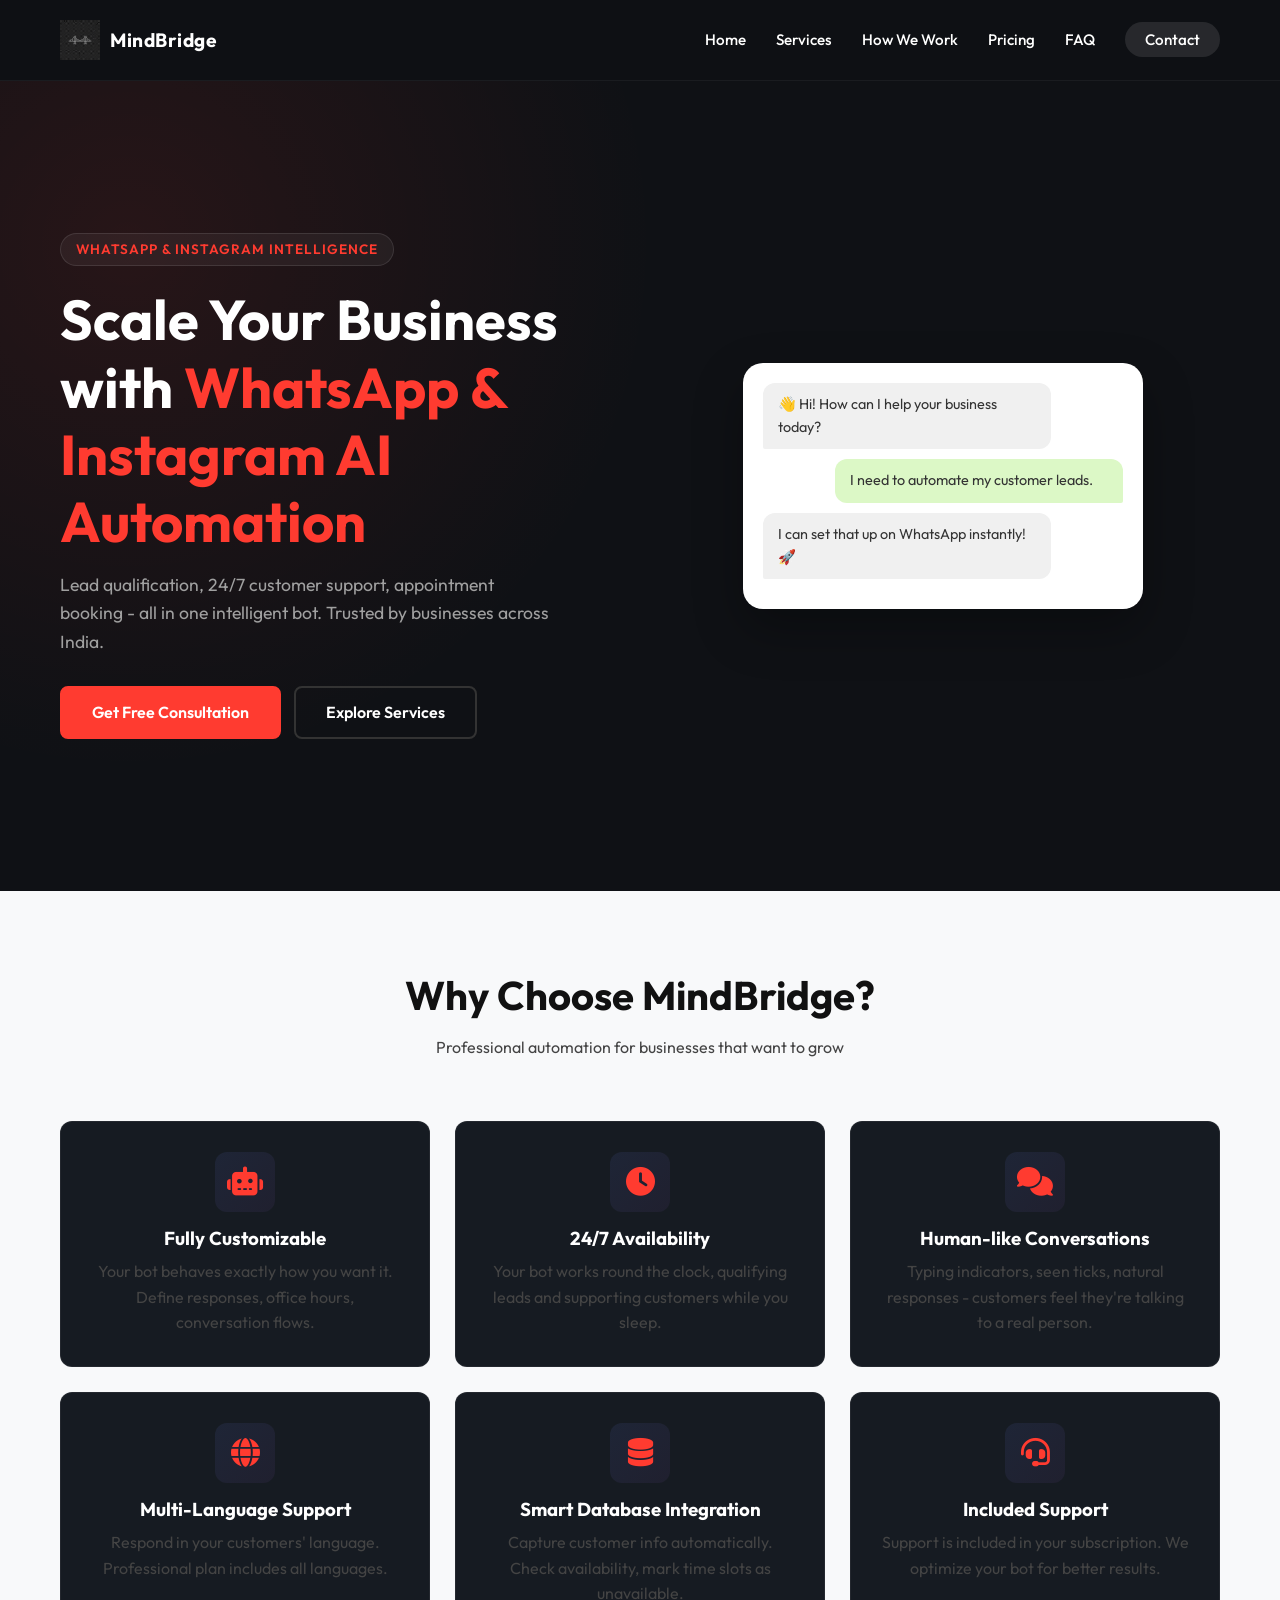
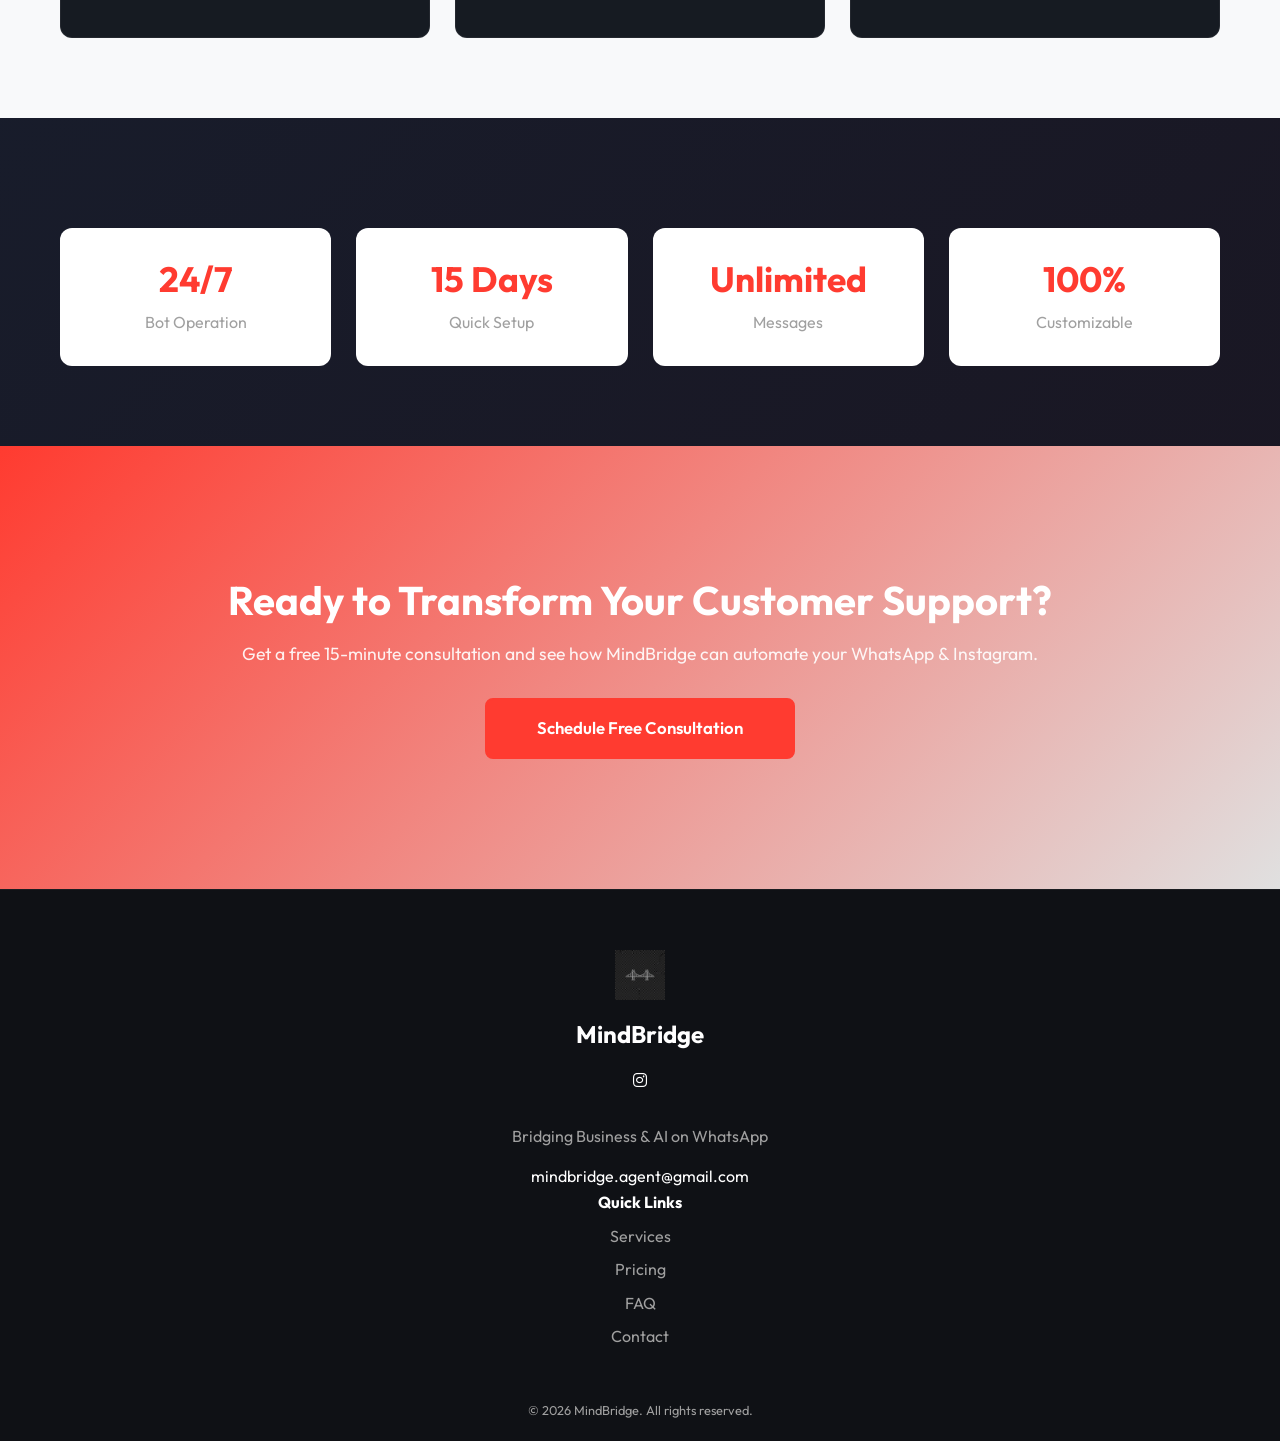
<file: index.html>
<!DOCTYPE html>
<html lang="en">

<head>
    <!-- Google tag (gtag.js) -->
    <script async src="https://www.googletagmanager.com/gtag/js?id=G-4B3KKT7Q5V"></script>
    <script>
        window.dataLayer = window.dataLayer || [];
        function gtag() { dataLayer.push(arguments); }
        gtag('js', new Date());
        gtag('config', 'G-4B3KKT7Q5V');
    </script>

    <meta charset="UTF-8">
    <meta name="viewport" content="width=device-width, initial-scale=1.0">
    <link rel="icon" type="image/png" href="./logo_new.png">
    <title>MindBridge | AI-Powered WhatsApp & Instagram Automation</title>
    <meta name="description"
        content="Scale your business with intelligent WhatsApp & Instagram AI chatbots. Lead qualification, 24/7 support, appointment booking. Free consultation for Indian businesses.">
    <meta name="robots" content="index, follow">
    <link rel="canonical" href="https://www.mindbridge.agency/" />

    <!-- Open Graph -->
    <meta property="og:type" content="website">
    <meta property="og:url" content="https://www.mindbridge.agency/">
    <meta property="og:title" content="MindBridge | WhatsApp & Instagram AI Automation">
    <meta property="og:description"
        content="AI chatbots for WhatsApp & Instagram. Lead generation, customer support, appointment booking.">

    <!-- Twitter -->
    <meta name="twitter:card" content="summary_large_image">
    <meta name="twitter:title" content="MindBridge | WhatsApp & Instagram AI Automation">
    <meta name="twitter:description"
        content="AI chatbots for WhatsApp & Instagram. Lead generation, customer support, appointment booking.">

    <!-- Schema Markup -->
    <script type="application/ld+json">
    {
      "@context": "https://schema.org",
      "@type": "Organization",
      "name": "MindBridge Agency",
      "url": "https://www.mindbridge.agency",
      "email": "mindbridge.agent@gmail.com",
      "description": "AI automation solutions for WhatsApp and Instagram"
    }
    </script>

    <!-- Fonts -->
    <link rel="preconnect" href="https://fonts.googleapis.com">
    <link rel="preconnect" href="https://fonts.gstatic.com" crossorigin>
    <link href="https://fonts.googleapis.com/css2?family=Outfit:wght@300;400;500;600;700&display=swap" rel="stylesheet">

    <!-- Styles -->
    <link rel="stylesheet" href="style.css">

    <!-- Font Awesome -->
    <link rel="stylesheet" href="https://cdnjs.cloudflare.com/ajax/libs/font-awesome/6.4.0/css/all.min.css">
</head>

<body>

    <!-- Header -->
    <header class="header">
        <div class="container header-container">
            <a href="index.html" class="logo">
                <img src="./logo_new.png" alt="MindBridge Logo" loading="lazy">
                <span>MindBridge</span>
            </a>
            <nav class="nav">
                <ul class="nav-links">
                    <li><a href="index.html">Home</a></li>
                    <li><a href="./services.html">Services</a></li>
                    <li><a href="./how-we-work.html">How We Work</a></li>
                    <li><a href="./pricing.html">Pricing</a></li>
                    <li><a href="./faq.html">FAQ</a></li>
                    <li><a href="./contact.html" class="btn-nav">Contact</a></li>
                </ul>

                <div class="hamburger">
                    <span class="bar"></span>
                    <span class="bar"></span>
                    <span class="bar"></span>
                </div>
            </nav>
        </div>
    </header>

    <!-- Mobile Menu -->
    <div class="mobile-menu">
        <a href="index.html">Home</a>
        <a href="./services.html">Services</a>
        <a href="./how-we-work.html">How We Work</a>
        <a href="./pricing.html">Pricing</a>
        <a href="./faq.html">FAQ</a>
        <a href="./contact.html">Contact</a>

    </div>

    <!-- Hero Section -->
    <section class="hero" id="home">
        <div class="container hero-content">
            <div class="hero-text">
                <div class="badge">WhatsApp & Instagram Intelligence</div>
                <h1>Scale Your Business with <span class="highlight">WhatsApp & Instagram AI Automation</span></h1>
                <p>Lead qualification, 24/7 customer support, appointment booking - all in one intelligent bot. Trusted
                    by businesses across India.</p>
                <div class="hero-cta">
                    <a href="./contact.html" class="btn btn-primary">Get Free Consultation</a>
                    <a href="./services.html" class="btn btn-secondary">Explore Services</a>
                </div>
            </div>
            <div class="hero-visual">
                <div class="chat-mockup floating">
                    <div class="message received">👋 Hi! How can I help your business today?</div>
                    <div class="message sent">I need to automate my customer leads.</div>
                    <div class="message received">I can set that up on WhatsApp instantly! 🚀</div>
                </div>
            </div>
        </div>
    </section>

    <!-- Why Choose Section -->
    <section class="section why-section">
        <div class="container">
            <div class="section-header">
                <h2>Why Choose MindBridge?</h2>
                <p>Professional automation for businesses that want to grow</p>
            </div>
            <div class="features-grid">
                <div class="feature-card">
                    <div class="icon-box"><i class="fas fa-robot"></i></div>
                    <h3>Fully Customizable</h3>
                    <p>Your bot behaves exactly how you want it. Define responses, office hours, conversation flows.</p>
                </div>
                <div class="feature-card">
                    <div class="icon-box"><i class="fas fa-clock"></i></div>
                    <h3>24/7 Availability</h3>
                    <p>Your bot works round the clock, qualifying leads and supporting customers while you sleep.</p>
                </div>
                <div class="feature-card">
                    <div class="icon-box"><i class="fas fa-comments"></i></div>
                    <h3>Human-like Conversations</h3>
                    <p>Typing indicators, seen ticks, natural responses - customers feel they're talking to a real
                        person.</p>
                </div>
                <div class="feature-card">
                    <div class="icon-box"><i class="fas fa-globe"></i></div>
                    <h3>Multi-Language Support</h3>
                    <p>Respond in your customers' language. Professional plan includes all languages.</p>
                </div>
                <div class="feature-card">
                    <div class="icon-box"><i class="fas fa-database"></i></div>
                    <h3>Smart Database Integration</h3>
                    <p>Capture customer info automatically. Check availability, mark time slots as unavailable.</p>
                </div>
                <div class="feature-card">
                    <div class="icon-box"><i class="fas fa-headset"></i></div>
                    <h3>Included Support</h3>
                    <p>Support is included in your subscription. We optimize your bot for better results.</p>
                </div>
            </div>
        </div>
    </section>

    <!-- Quick Stats -->
    <section class="section stats-section"
        style="background: linear-gradient(135deg, rgba(102, 126, 234, 0.1) 0%, rgba(118, 75, 162, 0.1) 100%);">
        <div class="container">
            <div class="stats-grid">
                <div class="stat-box">
                    <h3>24/7</h3>
                    <p>Bot Operation</p>
                </div>
                <div class="stat-box">
                    <h3>15 Days</h3>
                    <p>Quick Setup</p>
                </div>
                <div class="stat-box">
                    <h3>Unlimited</h3>
                    <p>Messages</p>
                </div>
                <div class="stat-box">
                    <h3>100%</h3>
                    <p>Customizable</p>
                </div>
            </div>
        </div>
    </section>

    <!-- CTA Section -->
    <section class="section cta-section">
        <div class="container">
            <div class="cta-box">
                <h2>Ready to Transform Your Customer Support?</h2>
                <p>Get a free 15-minute consultation and see how MindBridge can automate your WhatsApp & Instagram.</p>
                <a href="./contact.html" class="btn btn-primary btn-large">Schedule Free Consultation</a>
            </div>
        </div>
    </section>

    <!-- Footer -->
    <footer class="footer">
        <div class="container footer-content">
            <div class="footer-logo">
                <img src="./logo_new.png" alt="MindBridge Logo" loading="lazy">
                <p>MindBridge</p>
                <a href="https://www.instagram.com/mindbridge.agency" target="_blank" rel="noopener noreferrer"
                    aria-label="Instagram">
                    <i class="fab fa-instagram"></i>
                </a>
            </div>
            <div class="footer-links">
                <p class="tagline">Bridging Business & AI on WhatsApp</p>
                <a href="mailto:mindbridge.agent@gmail.com">mindbridge.agent@gmail.com</a>
            </div>
            <div class="footer-nav">
                <h4>Quick Links</h4>
                <ul>
                    <li><a href="./services.html">Services</a></li>
                    <li><a href="./pricing.html">Pricing</a></li>
                    <li><a href="./faq.html">FAQ</a></li>
                    <li><a href="./contact.html">Contact</a></li>
                </ul>
            </div>
        </div>
        <div class="container copyright">
            <p>&copy; 2026 MindBridge. All rights reserved.</p>
        </div>
    </footer>
<script src="./script.js"></script>
   
</body>

</html>
</file>
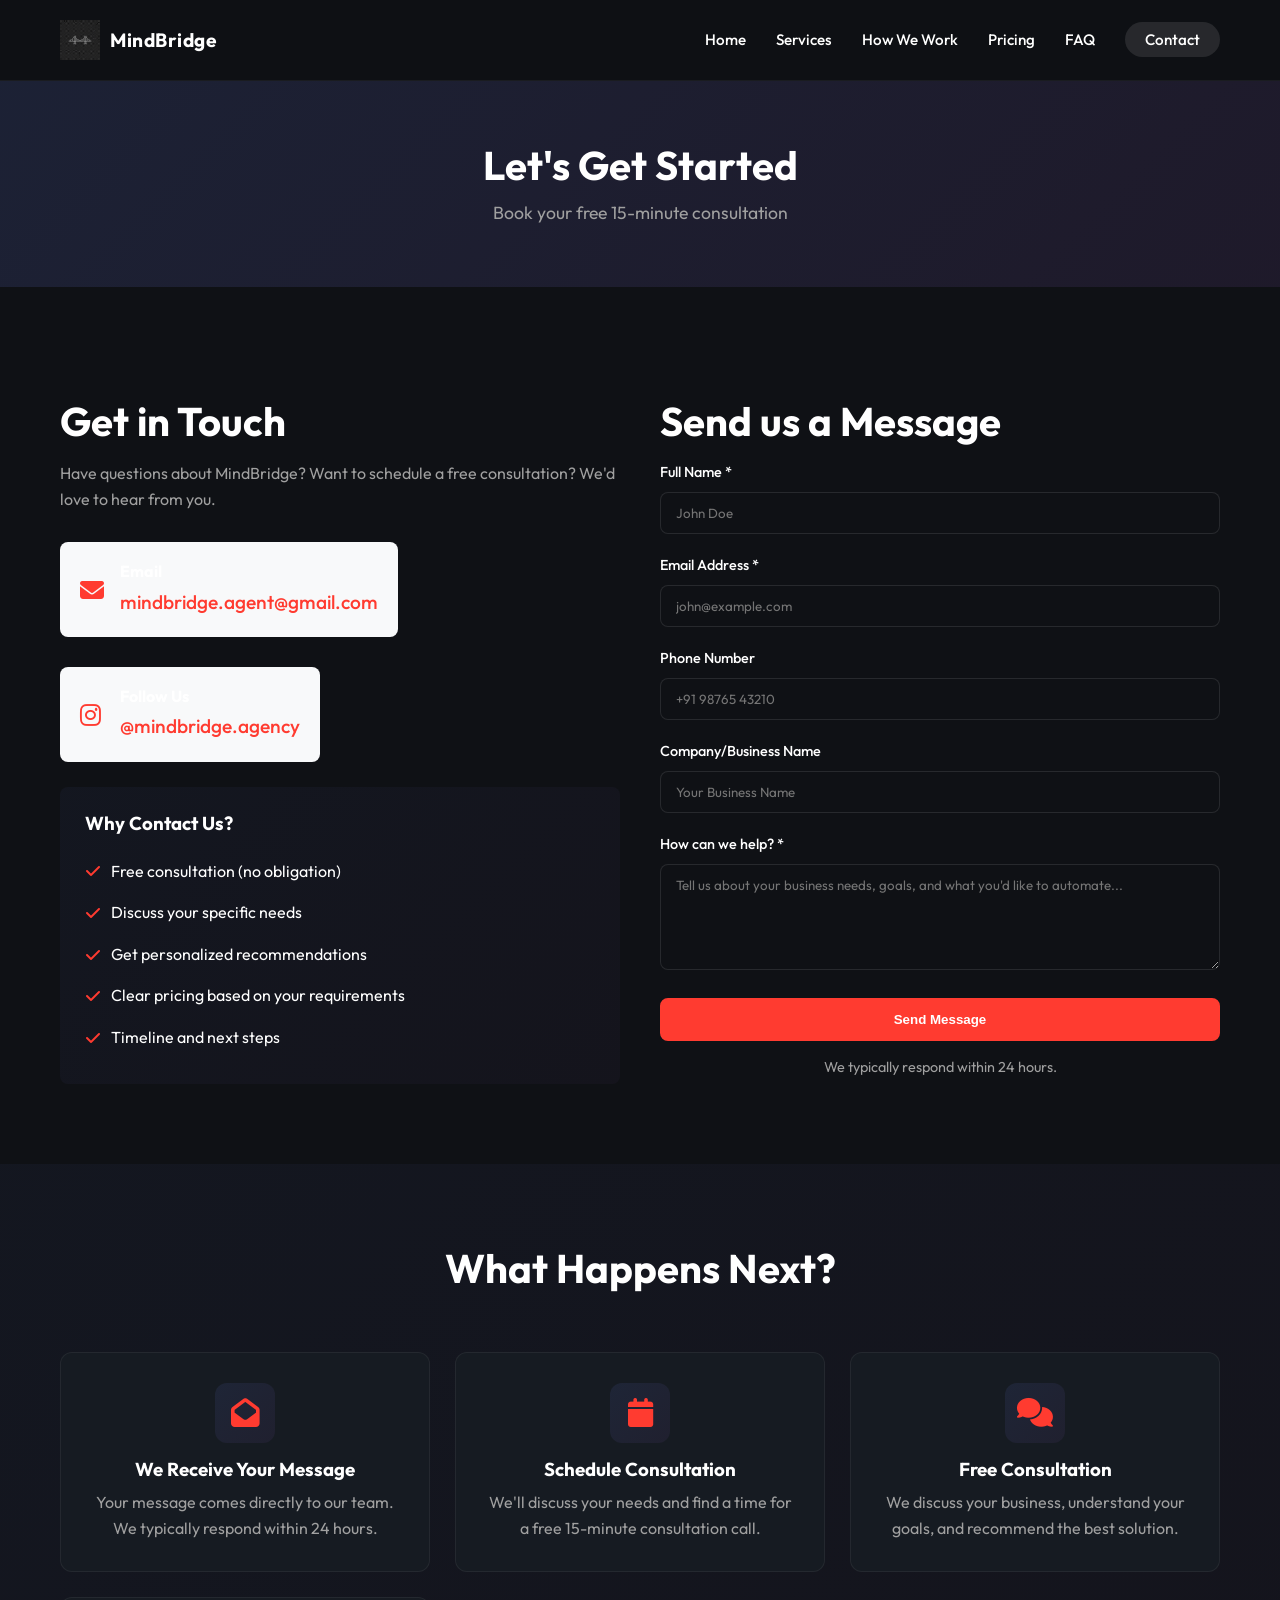
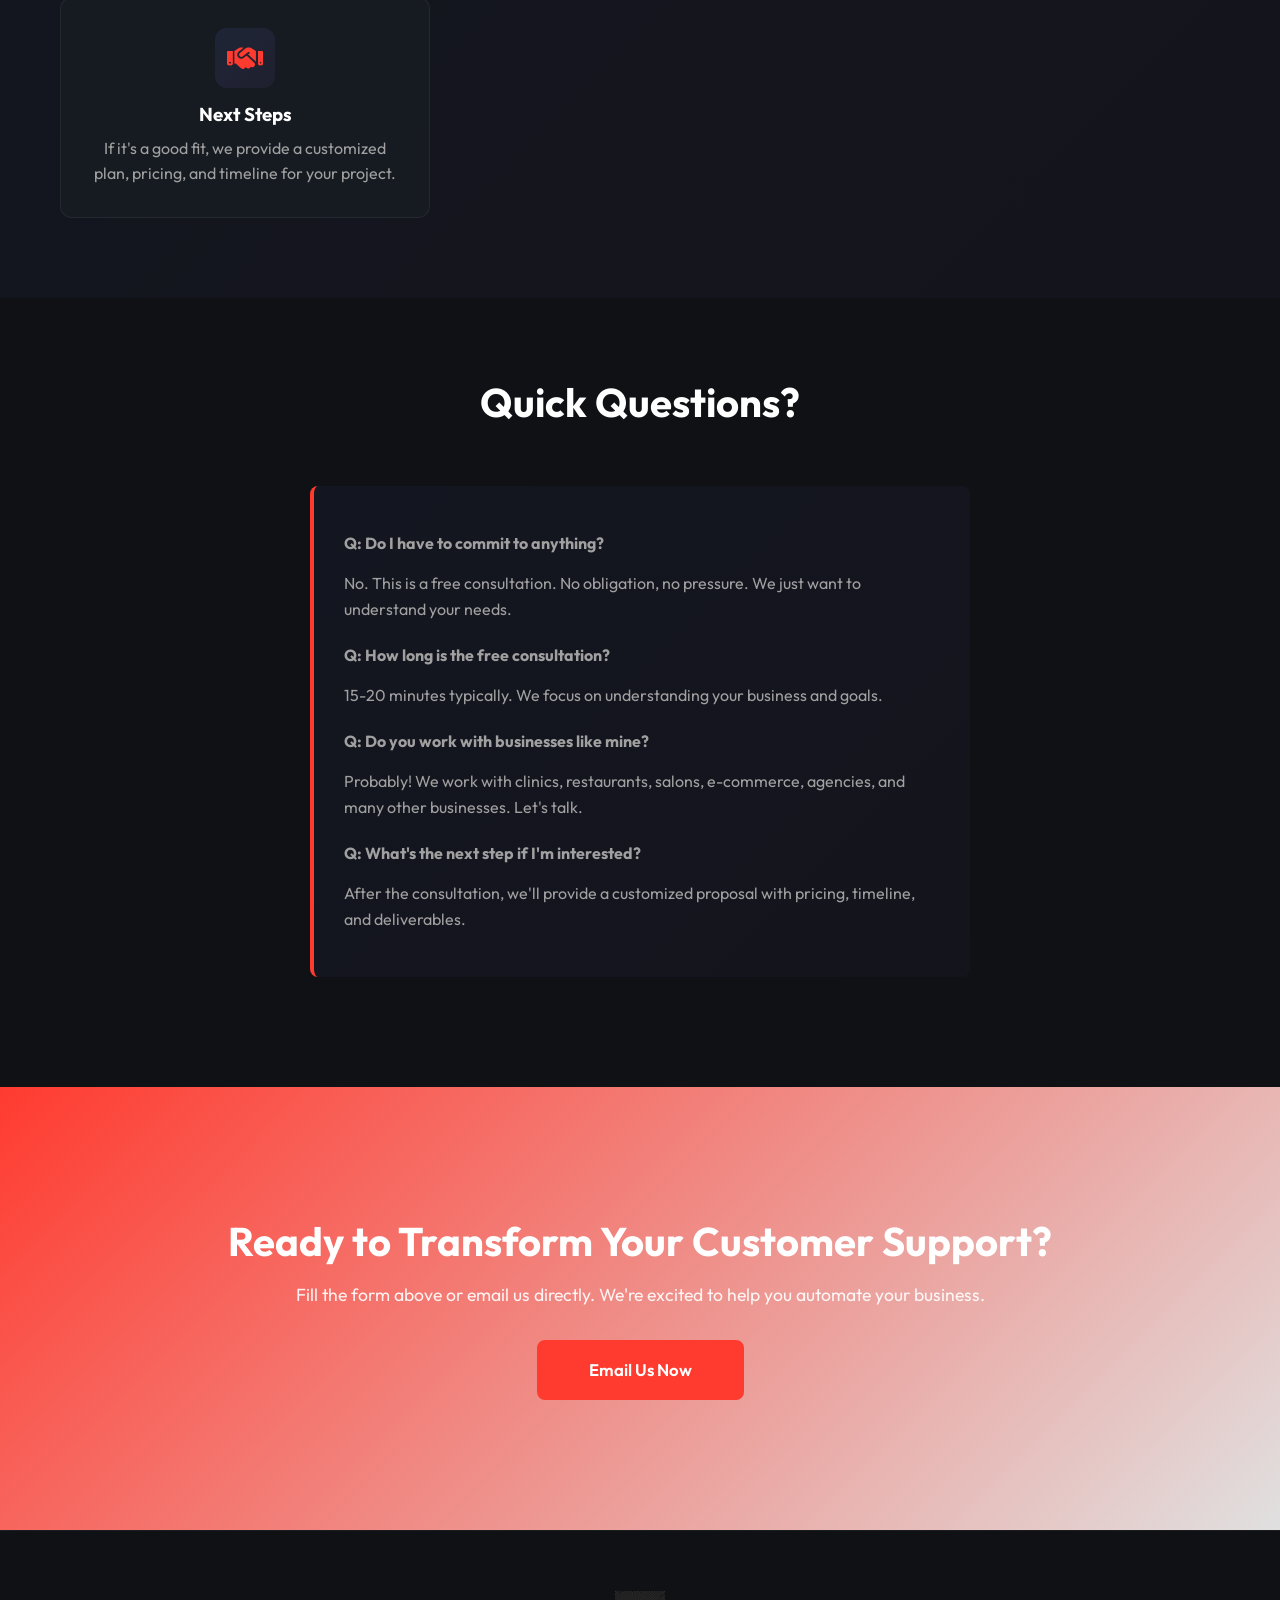
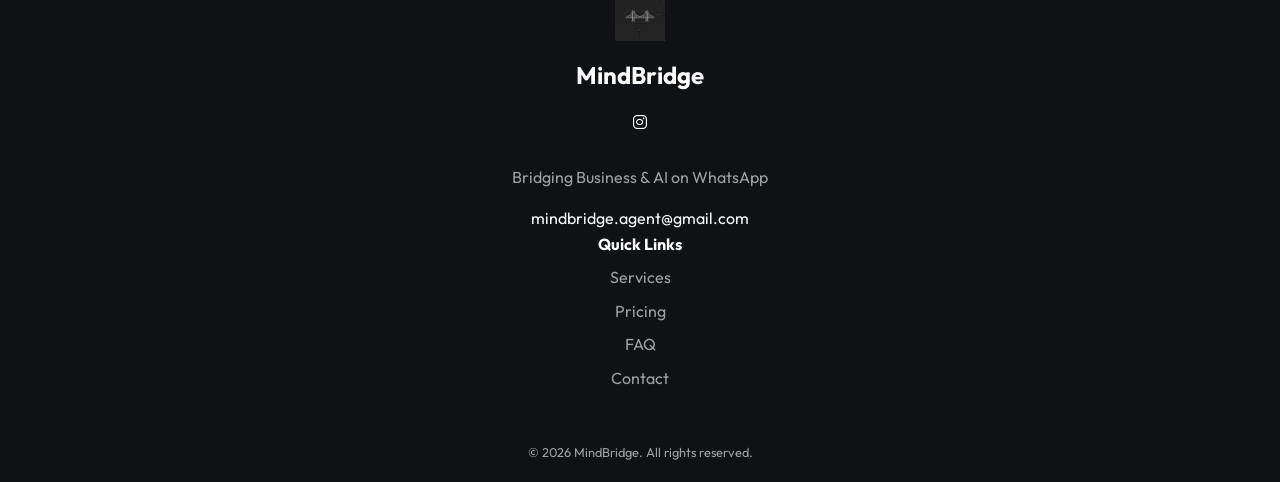
<file: contact.html>
<!DOCTYPE html>
<html lang="en">

<head>
    <meta charset="UTF-8">
    <meta name="viewport" content="width=device-width, initial-scale=1.0">
    <link rel="icon" type="image/png" href="./logo_new.png">
    <title>Contact - MindBridge | Get Free Consultation</title>
    <meta name="description"
        content="Contact MindBridge for a free consultation. Let's discuss how we can automate your WhatsApp and Instagram customer support.">
    <meta name="robots" content="index, follow">
    <link rel="canonical" href="https://www.mindbridge.agency/contact.html" />

    <link rel="preconnect" href="https://fonts.googleapis.com">
    <link rel="preconnect" href="https://fonts.gstatic.com" crossorigin>
    <link href="https://fonts.googleapis.com/css2?family=Outfit:wght@300;400;500;600;700&display=swap" rel="stylesheet">

    <link rel="stylesheet" href="style.css">
    <link rel="stylesheet" href="https://cdnjs.cloudflare.com/ajax/libs/font-awesome/6.4.0/css/all.min.css">
</head>

<body>

    <!-- Header -->
    <header class="header">
        <div class="container header-container">
            <a href="index.html" class="logo">
                <img src="logo_new.png" alt="MindBridge Logo" loading="lazy">
                <span>MindBridge</span>
            </a>
            <nav class="nav">
                <ul class="nav-links">
                    <li><a href="index.html">Home</a></li>
                    <li><a href="./services.html">Services</a></li>
                    <li><a href="./how-we-work.html">How We Work</a></li>
                    <li><a href="./pricing.html">Pricing</a></li>
                    <li><a href="./faq.html">FAQ</a></li>
                    <li><a href="./contact.html" class="btn-nav">Contact</a></li>
                </ul>

                <div class="hamburger">
                    <span class="bar"></span>
                    <span class="bar"></span>
                    <span class="bar"></span>
                </div>
            </nav>
        </div>
    </header>

    <!-- Mobile Menu -->
    <div class="mobile-menu">
        <a href="index.html">Home</a>
        <a href="./services.html">Services</a>
        <a href="./how-we-work.html">How We Work</a>
        <a href="./pricing.html">Pricing</a>
        <a href="./faq.html">FAQ</a>
        <a href="./contact.html">Contact</a>

    </div>

    <!-- Page Title -->
    <section class="page-hero">
        <div class="container">
            <h1>Let's Get Started</h1>
            <p>Book your free 15-minute consultation</p>
        </div>
    </section>

    <!-- Contact Section -->
    <section class="section">
        <div class="container">
            <div class="contact-wrapper">
                <div class="contact-info">
                    <h2>Get in Touch</h2>
                    <p>Have questions about MindBridge? Want to schedule a free consultation? We'd love to hear from
                        you.</p>

                    <div class="contact-method">
                        <i class="fas fa-envelope"></i>
                        <div>
                            <h3>Email</h3>
                            <a href="mailto:mindbridge.agent@gmail.com">mindbridge.agent@gmail.com</a>
                        </div>
                    </div>

                    <div class="contact-method">
                        <i class="fab fa-instagram"></i>
                        <div>
                            <h3>Follow Us</h3>
                            <a href="https://www.instagram.com/mindbridge.agency" target="_blank"
                                rel="noopener noreferrer">@mindbridge.agency</a>
                        </div>
                    </div>

                    <div class="contact-info-box">
                        <h3>Why Contact Us?</h3>
                        <ul>
                            <li><i class="fas fa-check"></i> Free consultation (no obligation)</li>
                            <li><i class="fas fa-check"></i> Discuss your specific needs</li>
                            <li><i class="fas fa-check"></i> Get personalized recommendations</li>
                            <li><i class="fas fa-check"></i> Clear pricing based on your requirements</li>
                            <li><i class="fas fa-check"></i> Timeline and next steps</li>
                        </ul>
                    </div>
                </div>

                <!-- Contact Form -->
                <div class="contact-form-box">
                    <h2>Send us a Message</h2>
                    <form action="https://formsubmit.co/mindbridge.agent@gmail.com" method="POST">
                        <input type="hidden" name="_subject" value="New Inquiry from MindBridge Website">
                        <input type="hidden" name="_captcha" value="false">

                        <div class="form-group">
                            <label for="name">Full Name *</label>
                            <input type="text" id="name" name="name" required placeholder="John Doe">
                        </div>

                        <div class="form-group">
                            <label for="email">Email Address *</label>
                            <input type="email" id="email" name="email" required placeholder="john@example.com">
                        </div>

                        <div class="form-group">
                            <label for="phone">Phone Number</label>
                            <input type="tel" id="phone" name="phone" placeholder="+91 98765 43210">
                        </div>

                        <div class="form-group">
                            <label for="company">Company/Business Name</label>
                            <input type="text" id="company" name="company" placeholder="Your Business Name">
                        </div>

                        <div class="form-group">
                            <label for="message">How can we help? *</label>
                            <textarea id="message" name="message" rows="5" required
                                placeholder="Tell us about your business needs, goals, and what you'd like to automate..."></textarea>
                        </div>

                        <button type="submit" class="btn btn-primary full-width">Send Message</button>
                    </form>

                    <p style="font-size: 0.9rem; color: var(--text-muted); margin-top: 15px; text-align: center;">
                        We typically respond within 24 hours.
                    </p>
                </div>
            </div>
        </div>
    </section>

    <!-- What Happens Next -->
    <section class="section"
        style="background: linear-gradient(135deg, rgba(102, 126, 234, 0.05) 0%, rgba(118, 75, 162, 0.05) 100%);">
        <div class="container">
            <div class="section-header">
                <h2>What Happens Next?</h2>
            </div>

            <div class="features-grid">
                <div class="feature-card">
                    <div class="icon-box"><i class="fas fa-envelope-open"></i></div>
                    <h3>We Receive Your Message</h3>
                    <p>Your message comes directly to our team. We typically respond within 24 hours.</p>
                </div>

                <div class="feature-card">
                    <div class="icon-box"><i class="fas fa-calendar"></i></div>
                    <h3>Schedule Consultation</h3>
                    <p>We'll discuss your needs and find a time for a free 15-minute consultation call.</p>
                </div>

                <div class="feature-card">
                    <div class="icon-box"><i class="fas fa-comments"></i></div>
                    <h3>Free Consultation</h3>
                    <p>We discuss your business, understand your goals, and recommend the best solution.</p>
                </div>

                <div class="feature-card">
                    <div class="icon-box"><i class="fas fa-handshake"></i></div>
                    <h3>Next Steps</h3>
                    <p>If it's a good fit, we provide a customized plan, pricing, and timeline for your project.</p>
                </div>
            </div>
        </div>
    </section>

    <!-- Quick Questions FAQ -->
    <section class="section">
        <div class="container" style="max-width: 700px;">
            <div class="section-header">
                <h2>Quick Questions?</h2>
            </div>

            <div class="info-box">
                <p><strong>Q: Do I have to commit to anything?</strong></p>
                <p>No. This is a free consultation. No obligation, no pressure. We just want to understand your needs.
                </p>

                <p style="margin-top: 20px;"><strong>Q: How long is the free consultation?</strong></p>
                <p>15-20 minutes typically. We focus on understanding your business and goals.</p>

                <p style="margin-top: 20px;"><strong>Q: Do you work with businesses like mine?</strong></p>
                <p>Probably! We work with clinics, restaurants, salons, e-commerce, agencies, and many other businesses.
                    Let's talk.</p>

                <p style="margin-top: 20px;"><strong>Q: What's the next step if I'm interested?</strong></p>
                <p>After the consultation, we'll provide a customized proposal with pricing, timeline, and deliverables.
                </p>
            </div>
        </div>
    </section>

    <!-- CTA -->
    <section class="section cta-section">
        <div class="container">
            <div class="cta-box">
                <h2>Ready to Transform Your Customer Support?</h2>
                <p>Fill the form above or email us directly. We're excited to help you automate your business.</p>
                <a href="mailto:mindbridge.agent@gmail.com" class="btn btn-primary btn-large">Email Us Now</a>
            </div>
        </div>
    </section>

    <!-- Footer -->
    <footer class="footer">
        <div class="container footer-content">
            <div class="footer-logo">
                <img src="./logo_new.png" alt="MindBridge Logo" loading="lazy">
                <p>MindBridge</p>
                <a href="https://www.instagram.com/mindbridge.agency" target="_blank" rel="noopener noreferrer"
                    aria-label="Instagram">
                    <i class="fab fa-instagram"></i>
                </a>
            </div>
            <div class="footer-links">
                <p class="tagline">Bridging Business & AI on WhatsApp</p>
                <a href="mailto:mindbridge.agent@gmail.com">mindbridge.agent@gmail.com</a>
            </div>
            <div class="footer-nav">
                <h4>Quick Links</h4>
                <ul>
                    <li><a href="./services.html">Services</a></li>
                    <li><a href="./pricing.html">Pricing</a></li>
                    <li><a href="./faq.html">FAQ</a></li>
                    <li><a href="./contact.html">Contact</a></li>
                </ul>
            </div>
        </div>
        <div class="container copyright">
            <p>&copy; 2026 MindBridge. All rights reserved.</p>
        </div>
    </footer>

    <script src="./script.js"></script>
</body>

</html>
</file>
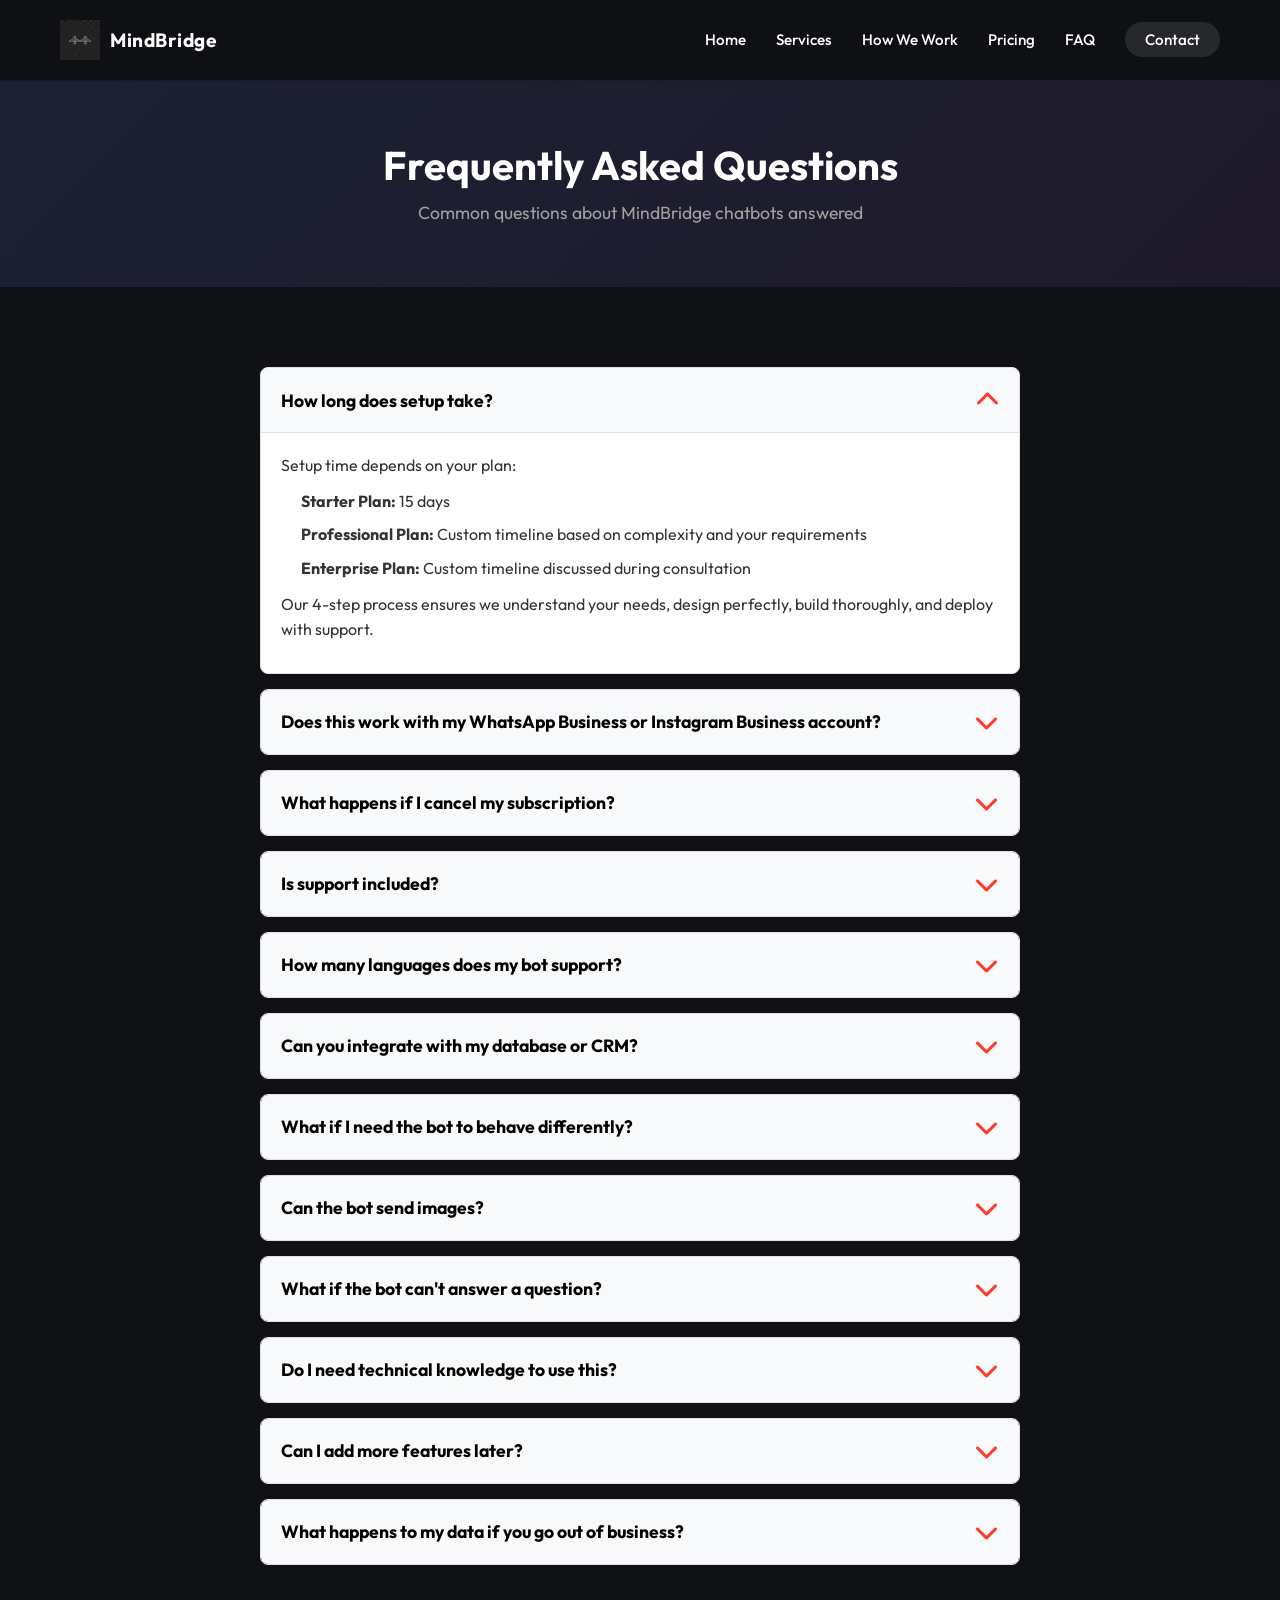
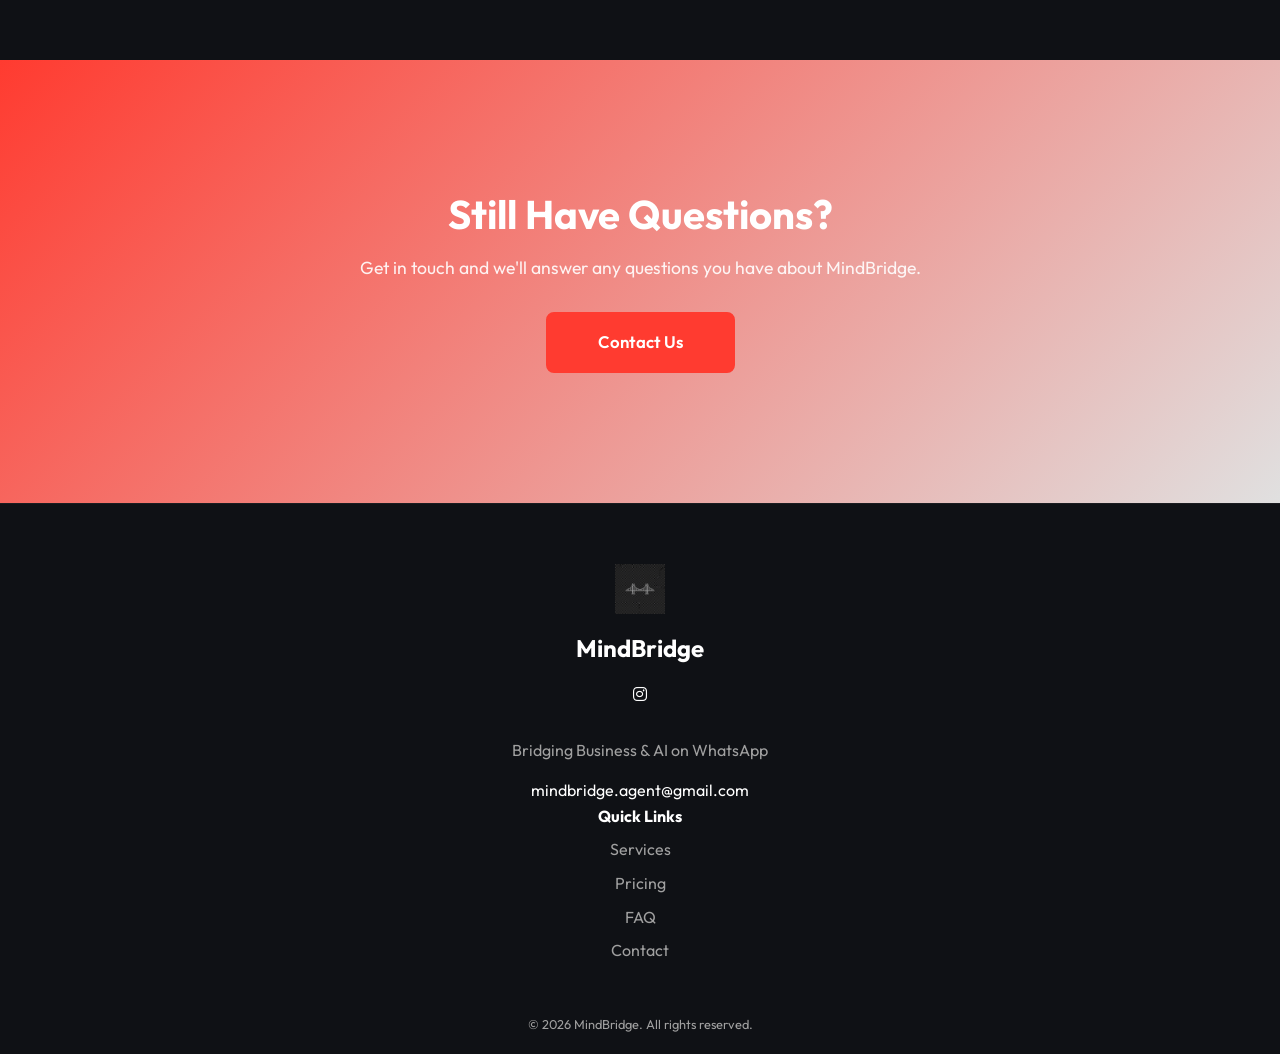
<file: faq.html>
<!DOCTYPE html>
<html lang="en">

<head>
    <meta charset="UTF-8">
    <meta name="viewport" content="width=device-width, initial-scale=1.0">
    <link rel="icon" type="image/png" href="./logo_new.png">
    <title>FAQ - MindBridge | Common Questions Answered</title>
    <meta name="description"
        content="Frequently asked questions about MindBridge chatbots: setup time, WhatsApp integration, customization, pricing, support, and more.">
    <meta name="robots" content="index, follow">
    <link rel="canonical" href="https://www.mindbridge.agency/faq.html" />

    <link rel="preconnect" href="https://fonts.googleapis.com">
    <link rel="preconnect" href="https://fonts.gstatic.com" crossorigin>
    <link href="https://fonts.googleapis.com/css2?family=Outfit:wght@300;400;500;600;700&display=swap" rel="stylesheet">

    <link rel="stylesheet" href="style.css">
    <link rel="stylesheet" href="https://cdnjs.cloudflare.com/ajax/libs/font-awesome/6.4.0/css/all.min.css">

    <style>
        .faq-item {
            background: white;
            border: 1px solid #e0e0e0;
            border-radius: 8px;
            margin-bottom: 15px;
            overflow: hidden;
        }

        .faq-question {
            padding: 20px;
            cursor: pointer;
            display: flex;
            justify-content: space-between;
            align-items: center;
            background: #f8f9fa;
            transition: background 0.3s;
        }

        .faq-question:hover {
            background: #f0f1f3;
        }

        .faq-question h3 {
            margin: 0;
            font-size: 1.1rem;
            color: var(--text-main);
        }

        .faq-icon {
            font-size: 1.5rem;
            color: var(--primary);
            transition: transform 0.3s;
        }

        .faq-item.active .faq-icon {
            transform: rotate(180deg);
        }

        .faq-answer {
            padding: 0 20px;
            max-height: 0;
            overflow: hidden;
            transition: all 0.3s ease;
        }

        .faq-item.active .faq-answer {
            max-height: 1000px;
            padding: 20px;
            border-top: 1px solid #e0e0e0;
        }

        .faq-answer p {
            margin-bottom: 10px;
            line-height: 1.6;
            color: var(--text-main);
        }

        .faq-answer ul {
            margin-left: 20px;
            margin-bottom: 10px;
        }

        .faq-answer li {
            margin-bottom: 8px;
            color: var(--text-main);
        }
    </style>
</head>

<body>

    <!-- Header -->
    <header class="header">
        <div class="container header-container">
            <a href="index.html" class="logo">
                <img src="./logo_new.png" alt="MindBridge Logo" loading="lazy">
                <span>MindBridge</span>
            </a>
            <nav class="nav">
                <ul class="nav-links">
                    <li><a href="index.html">Home</a></li>
                    <li><a href="./services.html">Services</a></li>
                    <li><a href="./how-we-work.html">How We Work</a></li>
                    <li><a href="./pricing.html">Pricing</a></li>
                    <li><a href="./faq.html">FAQ</a></li>
                    <li><a href="./contact.html" class="btn-nav">Contact</a></li>
                </ul>

                <div class="hamburger">
                    <span class="bar"></span>
                    <span class="bar"></span>
                    <span class="bar"></span>
                </div>
            </nav>
        </div>
    </header>

    <!-- Mobile Menu -->
    <div class="mobile-menu">
        <a href="index.html">Home</a>
        <a href="./services.html">Services</a>
        <a href="./how-we-work.html">How We Work</a>
        <a href="./pricing.html">Pricing</a>
        <a href="./faq.html">FAQ</a>
        <a href="./contact.html">Contact</a>

    </div>

    <!-- Page Title -->
    <section class="page-hero">
        <div class="container">
            <h1>Frequently Asked Questions</h1>
            <p>Common questions about MindBridge chatbots answered</p>
        </div>
    </section>

    <!-- FAQ Section -->
    <section class="section">
        <div class="container" style="max-width: 800px;">

            <!-- Q1 -->
            <div class="faq-item active">
                <div class="faq-question" onclick="toggleFAQ(this)">
                    <h3>How long does setup take?</h3>
                    <i class="fas fa-chevron-down faq-icon"></i>
                </div>
                <div class="faq-answer">
                    <p>Setup time depends on your plan:</p>
                    <ul>
                        <li><strong>Starter Plan:</strong> 15 days</li>
                        <li><strong>Professional Plan:</strong> Custom timeline based on complexity and your
                            requirements</li>
                        <li><strong>Enterprise Plan:</strong> Custom timeline discussed during consultation</li>
                    </ul>
                    <p>Our 4-step process ensures we understand your needs, design perfectly, build thoroughly, and
                        deploy with support.</p>
                </div>
            </div>

            <!-- Q2 -->
            <div class="faq-item">
                <div class="faq-question" onclick="toggleFAQ(this)">
                    <h3>Does this work with my WhatsApp Business or Instagram Business account?</h3>
                    <i class="fas fa-chevron-down faq-icon"></i>
                </div>
                <div class="faq-answer">
                    <p>Yes! Our bots work with any WhatsApp Business account and Instagram Business page. We handle the
                        complete integration for you, including all technical setup with the WhatsApp Business API and
                        Instagram APIs.</p>
                    <p>You don't need any technical knowledge - we set it all up.</p>
                </div>
            </div>

            <!-- Q3 -->
            <div class="faq-item">
                <div class="faq-question" onclick="toggleFAQ(this)">
                    <h3>What happens if I cancel my subscription?</h3>
                    <i class="fas fa-chevron-down faq-icon"></i>
                </div>
                <div class="faq-answer">
                    <p><strong>Your bot stops running</strong>, but:</p>
                    <ul>
                        <li>All your bot configurations remain yours</li>
                        <li>All customer data you captured is yours to keep</li>
                        <li>You can resume the subscription anytime</li>
                        <li>You can migrate to another platform if you want</li>
                        <li>You won't be charged after cancellation</li>
                    </ul>
                    <p>You're never locked in. Cancel anytime without penalties.</p>
                </div>
            </div>

            <!-- Q4 -->
            <div class="faq-item">
                <div class="faq-question" onclick="toggleFAQ(this)">
                    <h3>Is support included?</h3>
                    <i class="fas fa-chevron-down faq-icon"></i>
                </div>
                <div class="faq-answer">
                    <p><strong>Yes, support is included</strong> in your monthly subscription.</p>
                    <p>What's included:</p>
                    <ul>
                        <li>Technical support for bot issues</li>
                        <li>Help with bot optimization</li>
                        <li>Response customization and improvements</li>
                        <li>Integration assistance</li>
                        <li>Performance monitoring and optimization</li>
                    </ul>
                    <p>Support continues as long as your bot is running.</p>
                </div>
            </div>

            <!-- Q5 -->
            <div class="faq-item">
                <div class="faq-question" onclick="toggleFAQ(this)">
                    <h3>How many languages does my bot support?</h3>
                    <i class="fas fa-chevron-down faq-icon"></i>
                </div>
                <div class="faq-answer">
                    <p><strong>Language support depends on your plan:</strong></p>
                    <ul>
                        <li><strong>Starter Plan:</strong> 1 language of your choice (English, Hindi, Gujarati, Marathi,
                            etc.)</li>
                        <li><strong>Professional Plan:</strong> Multiple languages supported (all major Indian languages
                            and more)</li>
                        <li><strong>Enterprise Plan:</strong> Unlimited languages</li>
                    </ul>
                    <p>You can add or change languages anytime. Just let us know.</p>
                </div>
            </div>

            <!-- Q6 -->
            <div class="faq-item">
                <div class="faq-question" onclick="toggleFAQ(this)">
                    <h3>Can you integrate with my database or CRM?</h3>
                    <i class="fas fa-chevron-down faq-icon"></i>
                </div>
                <div class="faq-answer">
                    <p><strong>Yes! Database integration is included in all plans.</strong></p>
                    <ul>
                        <li><strong>Starter Plan:</strong> Basic database integration - we set it up</li>
                        <li><strong>Professional Plan:</strong> Advanced database integration with complex workflows
                        </li>
                        <li><strong>Enterprise Plan:</strong> Full custom integrations with your entire system</li>
                    </ul>
                    <p>We integrate with your database so the bot can:</p>
                    <ul>
                        <li>Check appointment availability before confirming bookings</li>
                        <li>Capture customer information automatically</li>
                        <li>Mark time slots as unavailable</li>
                        <li>Retrieve customer data for personalized responses</li>
                    </ul>
                </div>
            </div>

            <!-- Q7 -->
            <div class="faq-item">
                <div class="faq-question" onclick="toggleFAQ(this)">
                    <h3>What if I need the bot to behave differently?</h3>
                    <i class="fas fa-chevron-down faq-icon"></i>
                </div>
                <div class="faq-answer">
                    <p><strong>Everything is customizable.</strong></p>
                    <p>You define:</p>
                    <ul>
                        <li>What the bot should say to each question</li>
                        <li>Office hours and when the bot should reply</li>
                        <li>Greeting messages with your company name</li>
                        <li>Holiday closures and special rules</li>
                        <li>How the bot should handle different customer types</li>
                        <li>Conversation flows and decision trees</li>
                    </ul>
                    <p>We build it exactly as you want it. Changes are included in setup.</p>
                </div>
            </div>

            <!-- Q8 -->
            <div class="faq-item">
                <div class="faq-question" onclick="toggleFAQ(this)">
                    <h3>Can the bot send images?</h3>
                    <i class="fas fa-chevron-down faq-icon"></i>
                </div>
                <div class="faq-answer">
                    <p><strong>Depends on your plan:</strong></p>
                    <ul>
                        <li><strong>Starter Plan:</strong> Text-only responses</li>
                        <li><strong>Professional Plan:</strong> Yes, bot can send images (menus, catalogs, product
                            photos)</li>
                        <li><strong>Enterprise Plan:</strong> Yes, with advanced media handling</li>
                    </ul>
                    <p>If you need image sending in Starter plan, you can upgrade to Professional anytime.</p>
                </div>
            </div>

            <!-- Q9 -->
            <div class="faq-item">
                <div class="faq-question" onclick="toggleFAQ(this)">
                    <h3>What if the bot can't answer a question?</h3>
                    <i class="fas fa-chevron-down faq-icon"></i>
                </div>
                <div class="faq-answer">
                    <p>You have full control. For questions the bot doesn't know how to answer, you can configure it to:
                    </p>
                    <ul>
                        <li>Ask the customer to wait for a human agent</li>
                        <li>Provide alternative assistance or information</li>
                        <li>Offer to escalate to your team</li>
                        <li>Suggest related topics</li>
                    </ul>
                    <p>It's completely customizable based on your preferences.</p>
                </div>
            </div>

            <!-- Q10 -->
            <div class="faq-item">
                <div class="faq-question" onclick="toggleFAQ(this)">
                    <h3>Do I need technical knowledge to use this?</h3>
                    <i class="fas fa-chevron-down faq-icon"></i>
                </div>
                <div class="faq-answer">
                    <p><strong>No technical knowledge required.</strong></p>
                    <p>We handle all technical aspects:</p>
                    <ul>
                        <li>Bot development and coding</li>
                        <li>WhatsApp and Instagram integration</li>
                        <li>Database setup and configuration</li>
                        <li>API integrations</li>
                        <li>Hosting and deployment</li>
                    </ul>
                    <p>You just define what you want the bot to do and say. We build it.</p>
                </div>
            </div>

            <!-- Q11 -->
            <div class="faq-item">
                <div class="faq-question" onclick="toggleFAQ(this)">
                    <h3>Can I add more features later?</h3>
                    <i class="fas fa-chevron-down faq-icon"></i>
                </div>
                <div class="faq-answer">
                    <p><strong>Absolutely.</strong></p>
                    <ul>
                        <li>Upgrade from Starter to Professional anytime</li>
                        <li>Add new features or capabilities</li>
                        <li>Add more languages</li>
                        <li>Expand to new platforms</li>
                        <li>Enhance customization</li>
                    </ul>
                    <p>Just let us know what you need, and we'll implement it for you.</p>
                </div>
            </div>

            <!-- Q12 -->
            <div class="faq-item">
                <div class="faq-question" onclick="toggleFAQ(this)">
                    <h3>What happens to my data if you go out of business?</h3>
                    <i class="fas fa-chevron-down faq-icon"></i>
                </div>
                <div class="faq-answer">
                    <p><strong>Your data is yours and remains yours.</strong></p>
                    <ul>
                        <li>We provide data exports anytime you ask</li>
                        <li>All your bot configurations are portable</li>
                        <li>Customer data captured is yours</li>
                        <li>You can migrate to another platform</li>
                        <li>We'll help with the migration process</li>
                    </ul>
                    <p>You're never locked in. Your data belongs to you, always.</p>
                </div>
            </div>

        </div>
    </section>

    <!-- Still Have Questions -->
    <section class="section cta-section">
        <div class="container">
            <div class="cta-box">
                <h2>Still Have Questions?</h2>
                <p>Get in touch and we'll answer any questions you have about MindBridge.</p>
                <a href="./contact.html" class="btn btn-primary btn-large">Contact Us</a>
            </div>
        </div>
    </section>

    <!-- Footer -->
    <footer class="footer">
        <div class="container footer-content">
            <div class="footer-logo">
                <img src="./logo_new.png" alt="MindBridge Logo" loading="lazy">
                <p>MindBridge</p>
                <a href="https://www.instagram.com/mindbridge.agency" target="_blank" rel="noopener noreferrer"
                    aria-label="Instagram">
                    <i class="fab fa-instagram"></i>
                </a>
            </div>
            <div class="footer-links">
                <p class="tagline">Bridging Business & AI on WhatsApp</p>
                <a href="mailto:mindbridge.agent@gmail.com">mindbridge.agent@gmail.com</a>
            </div>
            <div class="footer-nav">
                <h4>Quick Links</h4>
                <ul>
                    <li><a href="./services.html">Services</a></li>
                    <li><a href="./pricing.html">Pricing</a></li>
                    <li><a href="./faq.html">FAQ</a></li>
                    <li><a href="./contact.html">Contact</a></li>
                </ul>
            </div>
        </div>
        <div class="container copyright">
            <p>&copy; 2026 MindBridge. All rights reserved.</p>
        </div>
    </footer>

    <script src="./script.js"></script>
    <script>
        function toggleFAQ(element) {
            const faqItem = element.parentElement;
            faqItem.classList.toggle('active');
        }

        // Open first FAQ on page load
        document.addEventListener('DOMContentLoaded', function () {
            const faqItems = document.querySelectorAll('.faq-item');
            if (faqItems.length > 0) {
                faqItems[0].classList.add('active');
            }
        });
    </script>
</body>

</html>
</file>
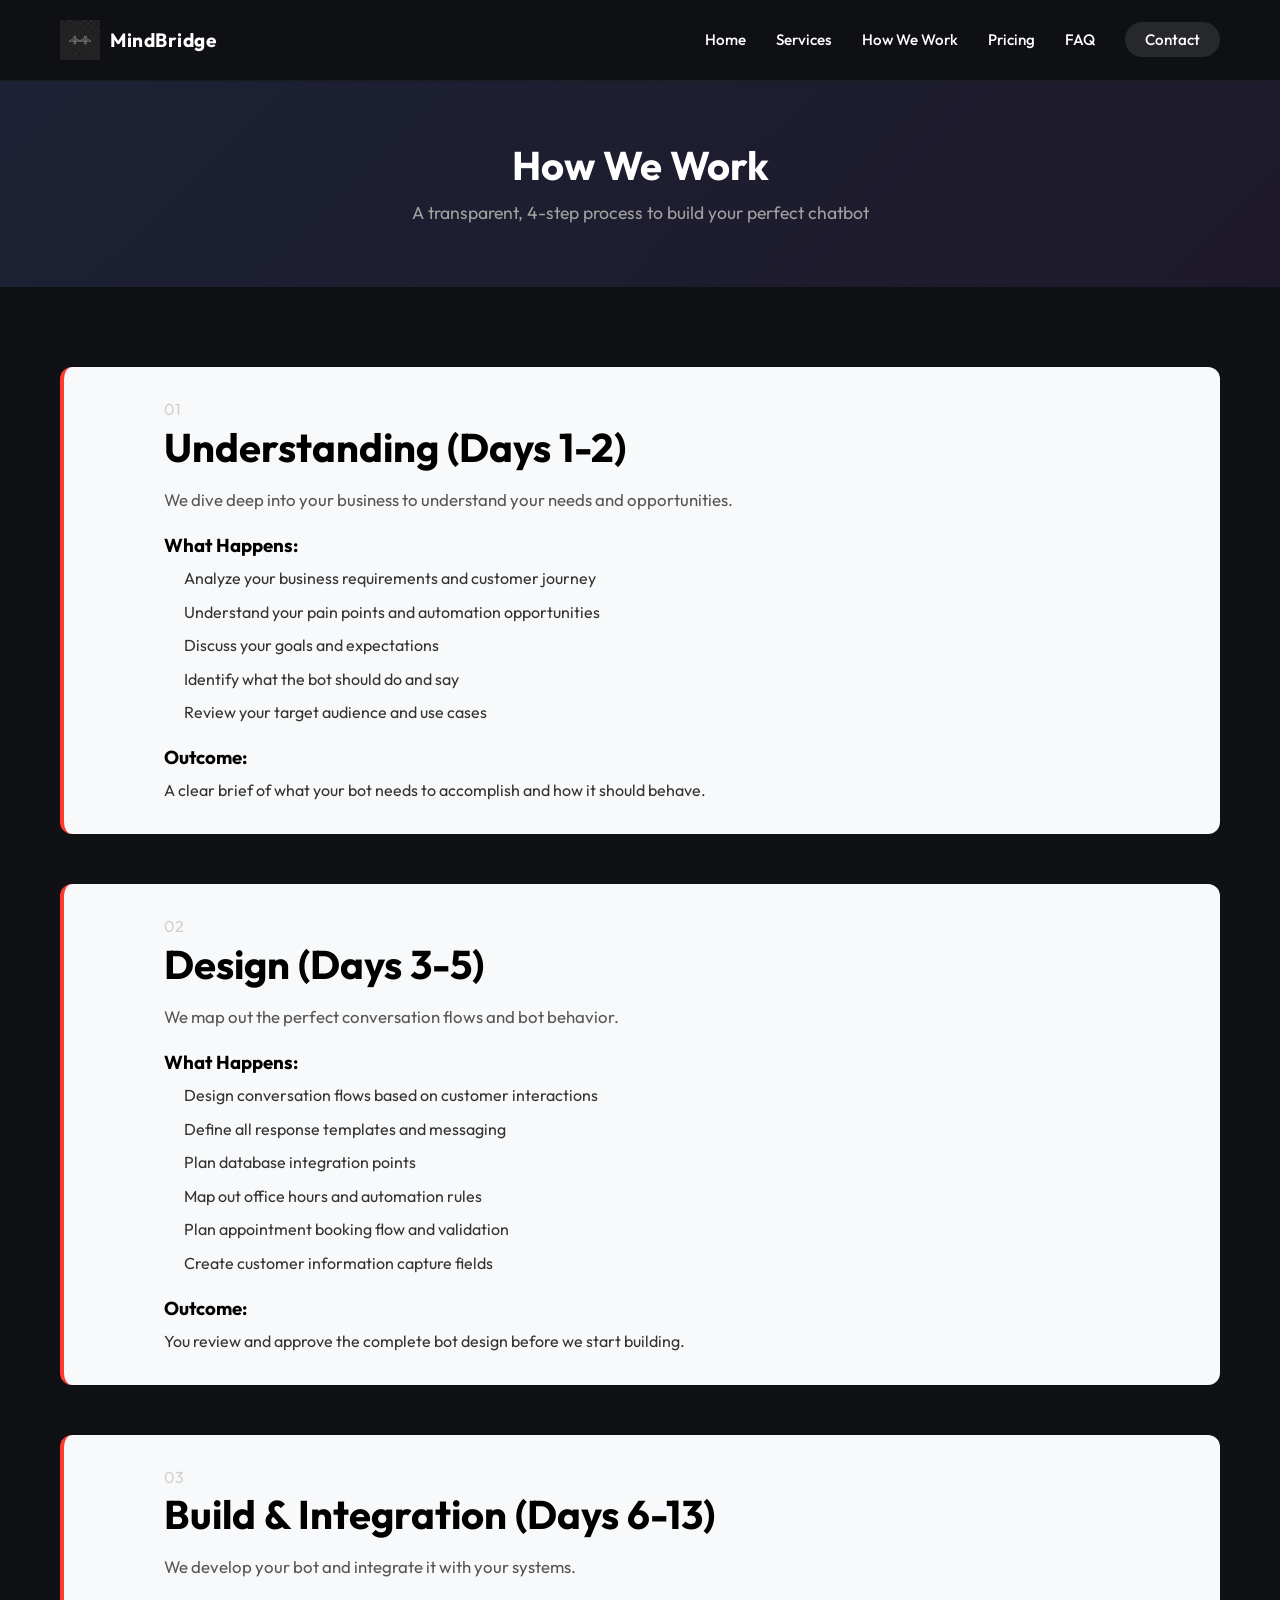
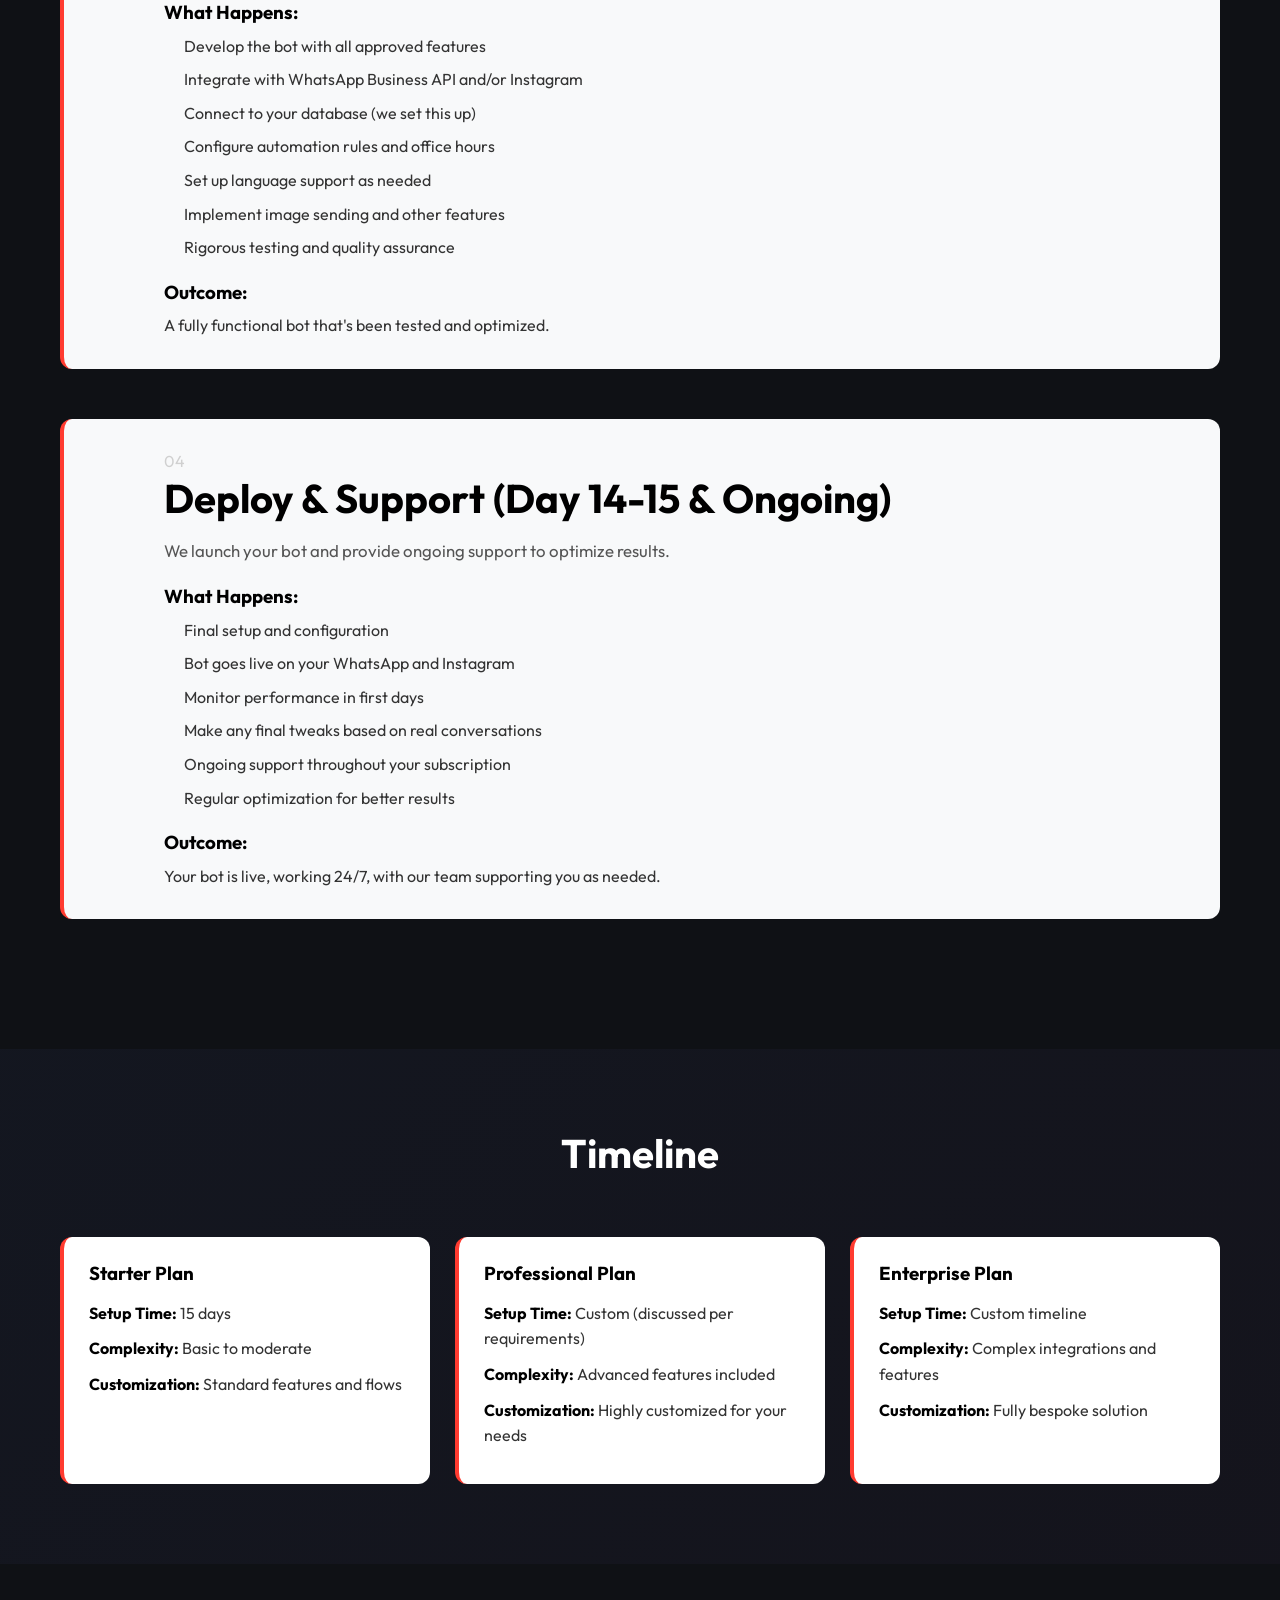
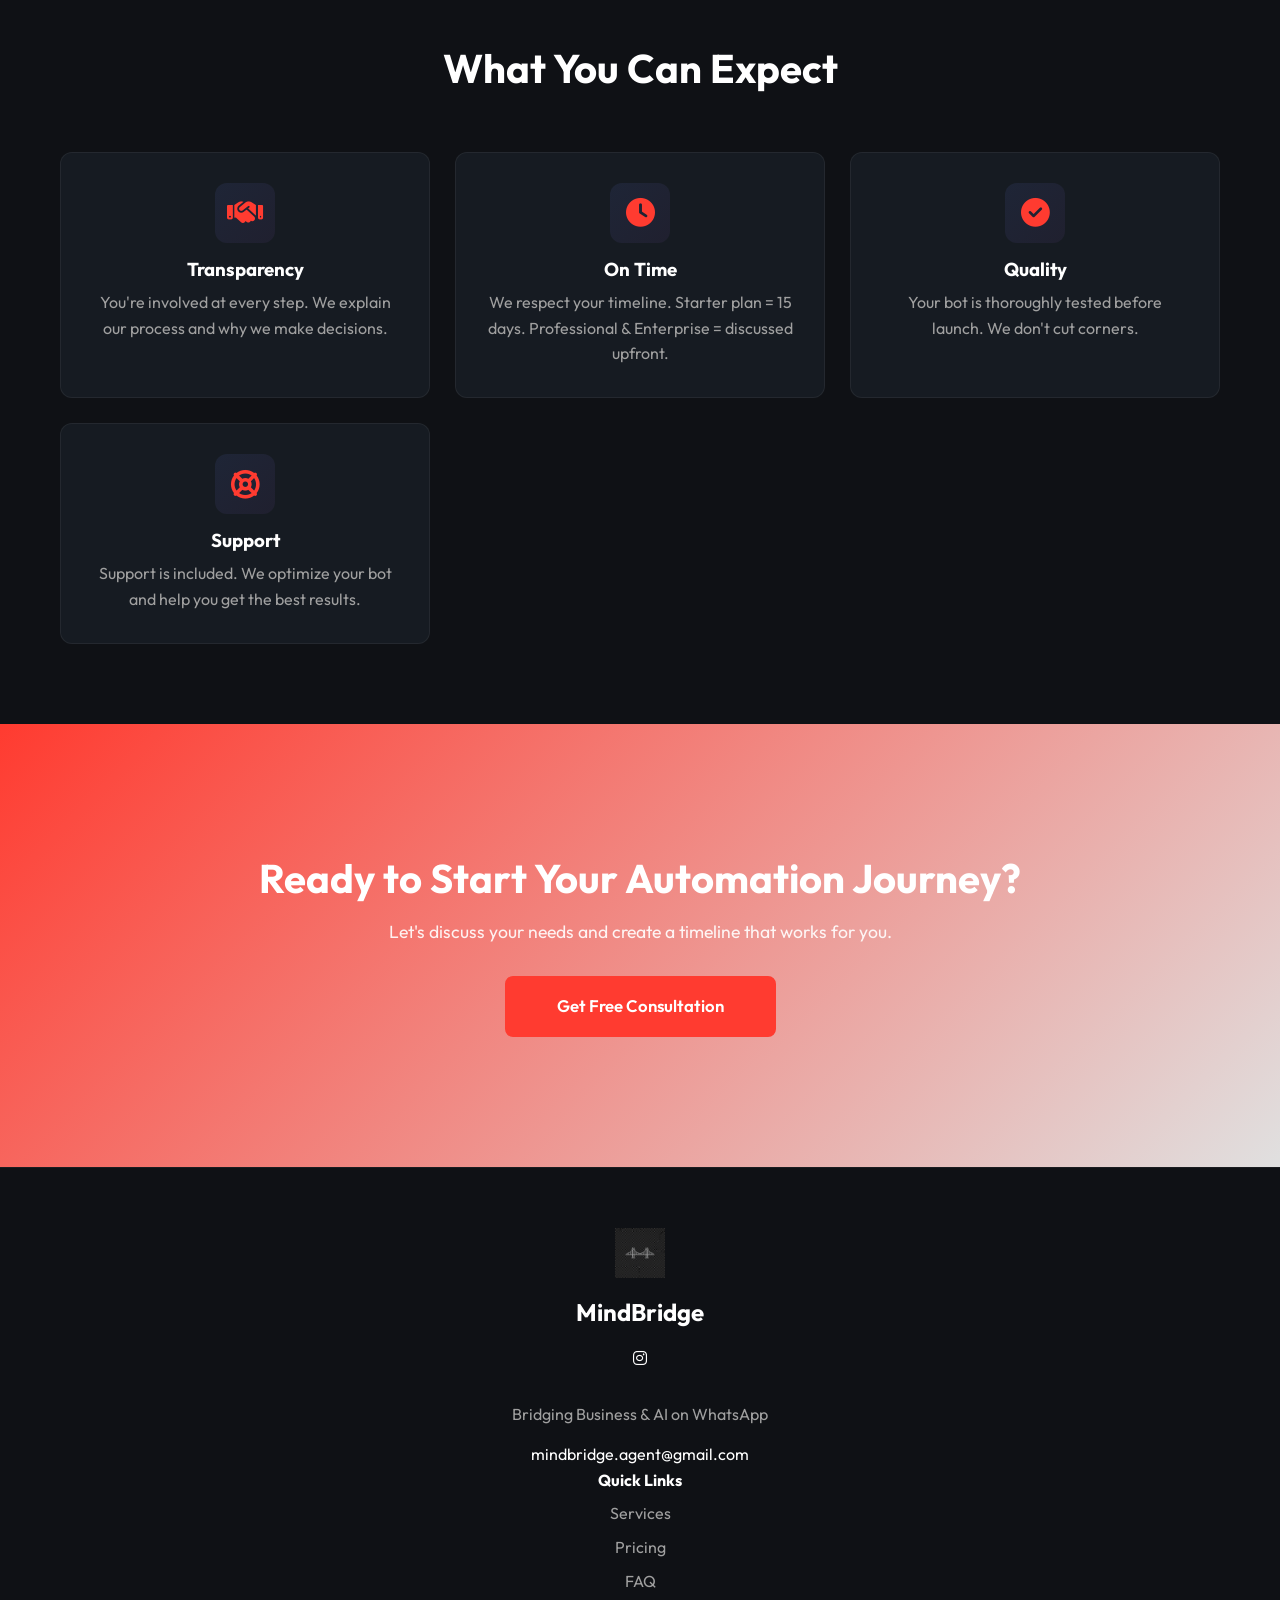
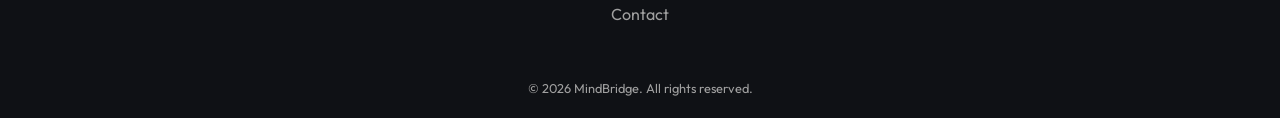
<file: how-we-work.html>
<!DOCTYPE html>
<html lang="en">

<head>
    <meta charset="UTF-8">
    <meta name="viewport" content="width=device-width, initial-scale=1.0">
    <link rel="icon" type="image/png" href="./assets/logo_new.png">
    <title>How We Work - MindBridge | Our Process</title>
    <meta name="description"
        content="Understand our 4-step process: Analyze your needs, design conversation flows, build and integrate, deploy and support. 15 days for Starter plan.">
    <meta name="robots" content="index, follow">
    <link rel="canonical" href="https://www.mindbridge.agency/how-we-work.html" />

    <link rel="preconnect" href="https://fonts.googleapis.com">
    <link rel="preconnect" href="https://fonts.gstatic.com" crossorigin>
    <link href="https://fonts.googleapis.com/css2?family=Outfit:wght@300;400;500;600;700&display=swap" rel="stylesheet">

    <link rel="stylesheet" href="style.css">
    <link rel="stylesheet" href="https://cdnjs.cloudflare.com/ajax/libs/font-awesome/6.4.0/css/all.min.css">
</head>

<body>

    <!-- Header -->
    <header class="header">
        <div class="container header-container">
            <a href="index.html" class="logo">
                <img src="./logo_new.png" alt="MindBridge Logo" loading="lazy">
                <span>MindBridge</span>
            </a>
            <nav class="nav">
                <ul class="nav-links">
                    <li><a href="index.html">Home</a></li>
                    <li><a href="./services.html">Services</a></li>
                    <li><a href="./how-we-work.html">How We Work</a></li>
                    <li><a href="./pricing.html">Pricing</a></li>
                    <li><a href="./faq.html">FAQ</a></li>
                    <li><a href="./contact.html" class="btn-nav">Contact</a></li>
                </ul>

                <div class="hamburger">
                    <span class="bar"></span>
                    <span class="bar"></span>
                    <span class="bar"></span>
                </div>
            </nav>
        </div>
    </header>

    <!-- Mobile Menu -->
    <div class="mobile-menu">
        <a href="index.html">Home</a>
        <a href="./services.html">Services</a>
        <a href="./how-we-work.html">How We Work</a>
        <a href="./pricing.html">Pricing</a>
        <a href="./faq.html">FAQ</a>
        <a href="./contact.html">Contact</a>

    </div>

    <!-- Page Title -->
    <section class="page-hero">
        <div class="container">
            <h1>How We Work</h1>
            <p>A transparent, 4-step process to build your perfect chatbot</p>
        </div>
    </section>

    <!-- Process Timeline -->
    <section class="section">
        <div class="container">

            <!-- Step 1 -->
            <div class="process-step">
                <div class="step-number-large">01</div>
                <h2>Understanding (Days 1-2)</h2>
                <p class="step-intro">We dive deep into your business to understand your needs and opportunities.</p>

                <div class="step-details">
                    <h3>What Happens:</h3>
                    <ul>
                        <li>Analyze your business requirements and customer journey</li>
                        <li>Understand your pain points and automation opportunities</li>
                        <li>Discuss your goals and expectations</li>
                        <li>Identify what the bot should do and say</li>
                        <li>Review your target audience and use cases</li>
                    </ul>

                    <h3>Outcome:</h3>
                    <p>A clear brief of what your bot needs to accomplish and how it should behave.</p>
                </div>
            </div>

            <!-- Step 2 -->
            <div class="process-step">
                <div class="step-number-large">02</div>
                <h2>Design (Days 3-5)</h2>
                <p class="step-intro">We map out the perfect conversation flows and bot behavior.</p>

                <div class="step-details">
                    <h3>What Happens:</h3>
                    <ul>
                        <li>Design conversation flows based on customer interactions</li>
                        <li>Define all response templates and messaging</li>
                        <li>Plan database integration points</li>
                        <li>Map out office hours and automation rules</li>
                        <li>Plan appointment booking flow and validation</li>
                        <li>Create customer information capture fields</li>
                    </ul>

                    <h3>Outcome:</h3>
                    <p>You review and approve the complete bot design before we start building.</p>
                </div>
            </div>

            <!-- Step 3 -->
            <div class="process-step">
                <div class="step-number-large">03</div>
                <h2>Build & Integration (Days 6-13)</h2>
                <p class="step-intro">We develop your bot and integrate it with your systems.</p>

                <div class="step-details">
                    <h3>What Happens:</h3>
                    <ul>
                        <li>Develop the bot with all approved features</li>
                        <li>Integrate with WhatsApp Business API and/or Instagram</li>
                        <li>Connect to your database (we set this up)</li>
                        <li>Configure automation rules and office hours</li>
                        <li>Set up language support as needed</li>
                        <li>Implement image sending and other features</li>
                        <li>Rigorous testing and quality assurance</li>
                    </ul>

                    <h3>Outcome:</h3>
                    <p>A fully functional bot that's been tested and optimized.</p>
                </div>
            </div>

            <!-- Step 4 -->
            <div class="process-step">
                <div class="step-number-large">04</div>
                <h2>Deploy & Support (Day 14-15 & Ongoing)</h2>
                <p class="step-intro">We launch your bot and provide ongoing support to optimize results.</p>

                <div class="step-details">
                    <h3>What Happens:</h3>
                    <ul>
                        <li>Final setup and configuration</li>
                        <li>Bot goes live on your WhatsApp and Instagram</li>
                        <li>Monitor performance in first days</li>
                        <li>Make any final tweaks based on real conversations</li>
                        <li>Ongoing support throughout your subscription</li>
                        <li>Regular optimization for better results</li>
                    </ul>

                    <h3>Outcome:</h3>
                    <p>Your bot is live, working 24/7, with our team supporting you as needed.</p>
                </div>
            </div>

        </div>
    </section>

    <!-- Timeline Info -->
    <section class="section"
        style="background: linear-gradient(135deg, rgba(102, 126, 234, 0.05) 0%, rgba(118, 75, 162, 0.05) 100%);">
        <div class="container">
            <div class="section-header">
                <h2>Timeline</h2>
            </div>

            <div class="timeline-info">
                <div class="timeline-item">
                    <h3>Starter Plan</h3>
                    <p><strong>Setup Time:</strong> 15 days</p>
                    <p><strong>Complexity:</strong> Basic to moderate</p>
                    <p><strong>Customization:</strong> Standard features and flows</p>
                </div>

                <div class="timeline-item">
                    <h3>Professional Plan</h3>
                    <p><strong>Setup Time:</strong> Custom (discussed per requirements)</p>
                    <p><strong>Complexity:</strong> Advanced features included</p>
                    <p><strong>Customization:</strong> Highly customized for your needs</p>
                </div>

                <div class="timeline-item">
                    <h3>Enterprise Plan</h3>
                    <p><strong>Setup Time:</strong> Custom timeline</p>
                    <p><strong>Complexity:</strong> Complex integrations and features</p>
                    <p><strong>Customization:</strong> Fully bespoke solution</p>
                </div>
            </div>
        </div>
    </section>

    <!-- Key Points -->
    <section class="section">
        <div class="container">
            <div class="section-header">
                <h2>What You Can Expect</h2>
            </div>

            <div class="features-grid">
                <div class="feature-card">
                    <div class="icon-box"><i class="fas fa-handshake"></i></div>
                    <h3>Transparency</h3>
                    <p>You're involved at every step. We explain our process and why we make decisions.</p>
                </div>

                <div class="feature-card">
                    <div class="icon-box"><i class="fas fa-clock"></i></div>
                    <h3>On Time</h3>
                    <p>We respect your timeline. Starter plan = 15 days. Professional & Enterprise = discussed upfront.
                    </p>
                </div>

                <div class="feature-card">
                    <div class="icon-box"><i class="fas fa-check-circle"></i></div>
                    <h3>Quality</h3>
                    <p>Your bot is thoroughly tested before launch. We don't cut corners.</p>
                </div>

                <div class="feature-card">
                    <div class="icon-box"><i class="fas fa-life-ring"></i></div>
                    <h3>Support</h3>
                    <p>Support is included. We optimize your bot and help you get the best results.</p>
                </div>
            </div>
        </div>
    </section>

    <!-- CTA -->
    <section class="section cta-section">
        <div class="container">
            <div class="cta-box">
                <h2>Ready to Start Your Automation Journey?</h2>
                <p>Let's discuss your needs and create a timeline that works for you.</p>
                <a href="./contact.html" class="btn btn-primary btn-large">Get Free Consultation</a>
            </div>
        </div>
    </section>

    <!-- Footer -->
    <footer class="footer">
        <div class="container footer-content">
            <div class="footer-logo">
                <img src="./logo_new.png" alt="MindBridge Logo" loading="lazy">
                <p>MindBridge</p>
                <a href="https://www.instagram.com/mindbridge.agency" target="_blank" rel="noopener noreferrer"
                    aria-label="Instagram">
                    <i class="fab fa-instagram"></i>
                </a>
            </div>
            <div class="footer-links">
                <p class="tagline">Bridging Business & AI on WhatsApp</p>
                <a href="mailto:mindbridge.agent@gmail.com">mindbridge.agent@gmail.com</a>
            </div>
            <div class="footer-nav">
                <h4>Quick Links</h4>
                <ul>
                    <li><a href="./services.html">Services</a></li>
                    <li><a href="./pricing.html">Pricing</a></li>
                    <li><a href="./faq.html">FAQ</a></li>
                    <li><a href="./contact.html">Contact</a></li>
                </ul>
            </div>
        </div>
        <div class="container copyright">
            <p>&copy; 2026 MindBridge. All rights reserved.</p>
        </div>
    </footer>

    <script src="./script.js"></script>
</body>

</html>
</file>
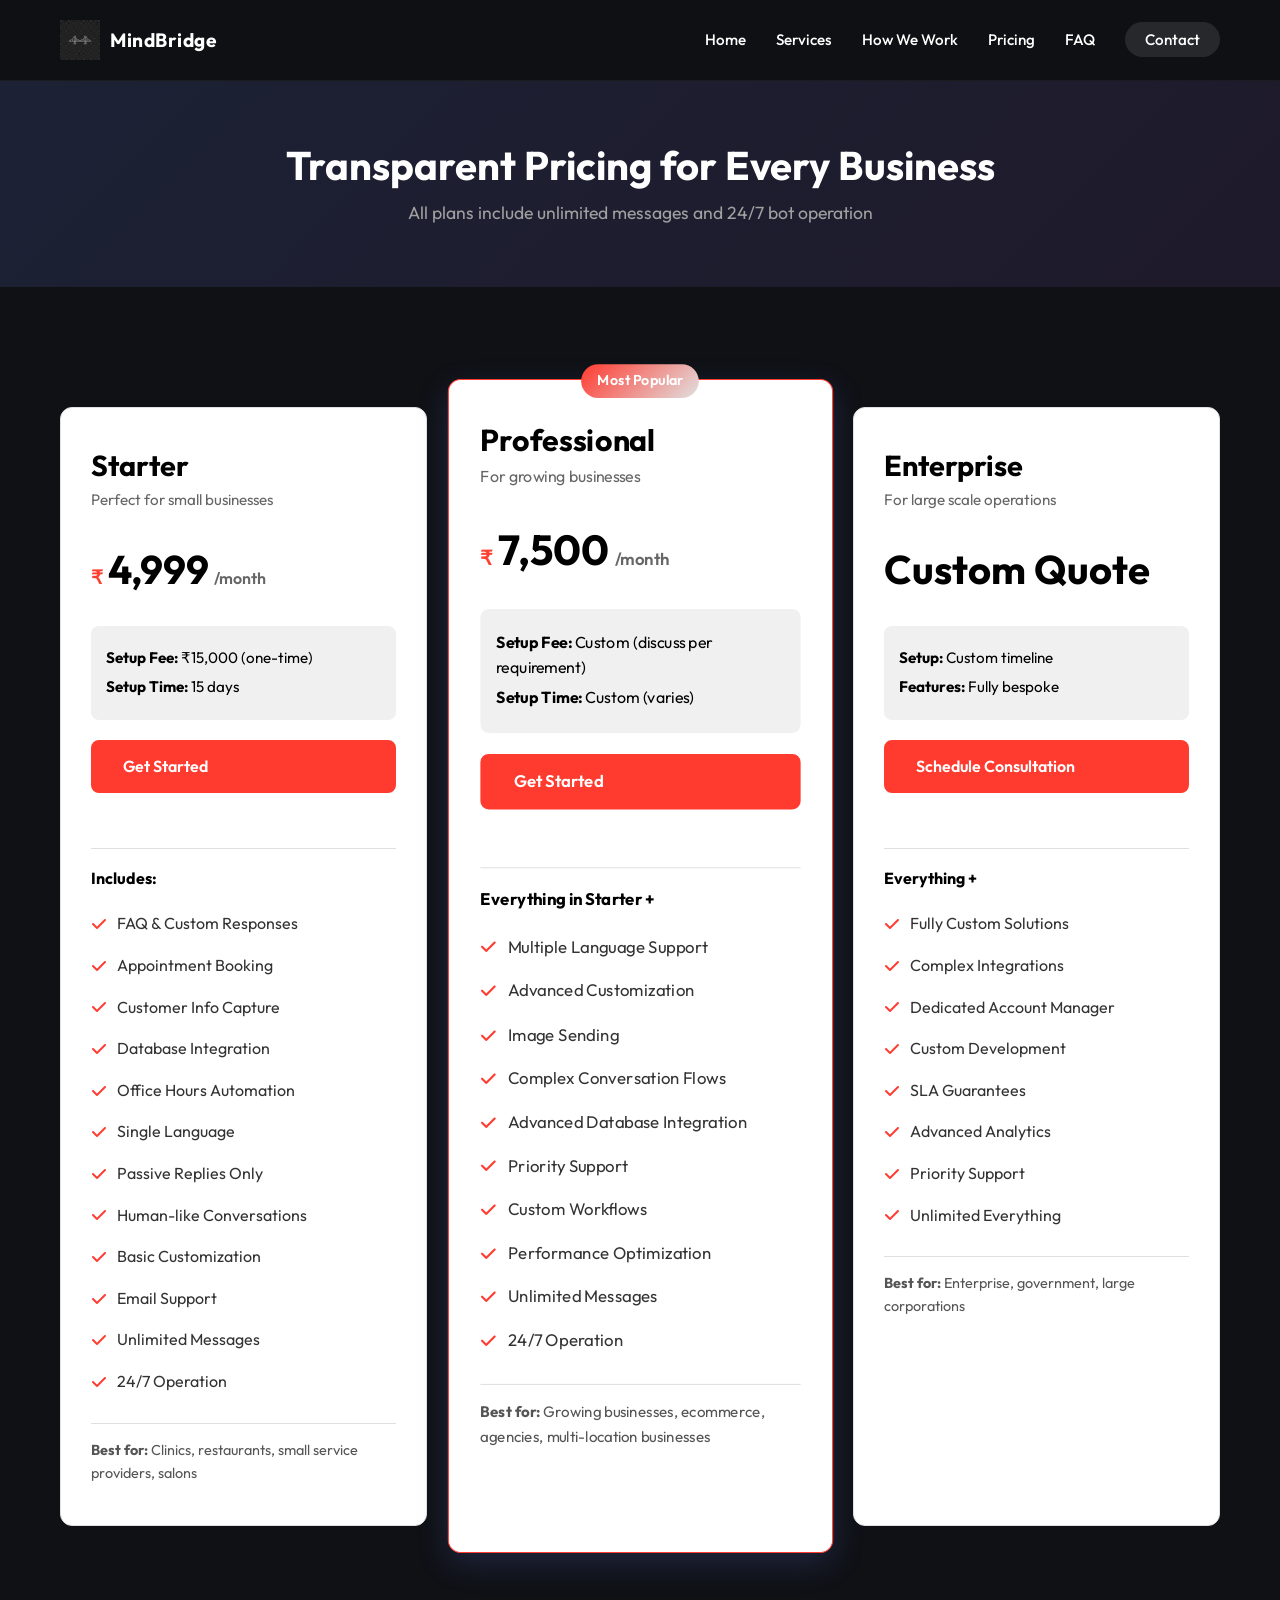
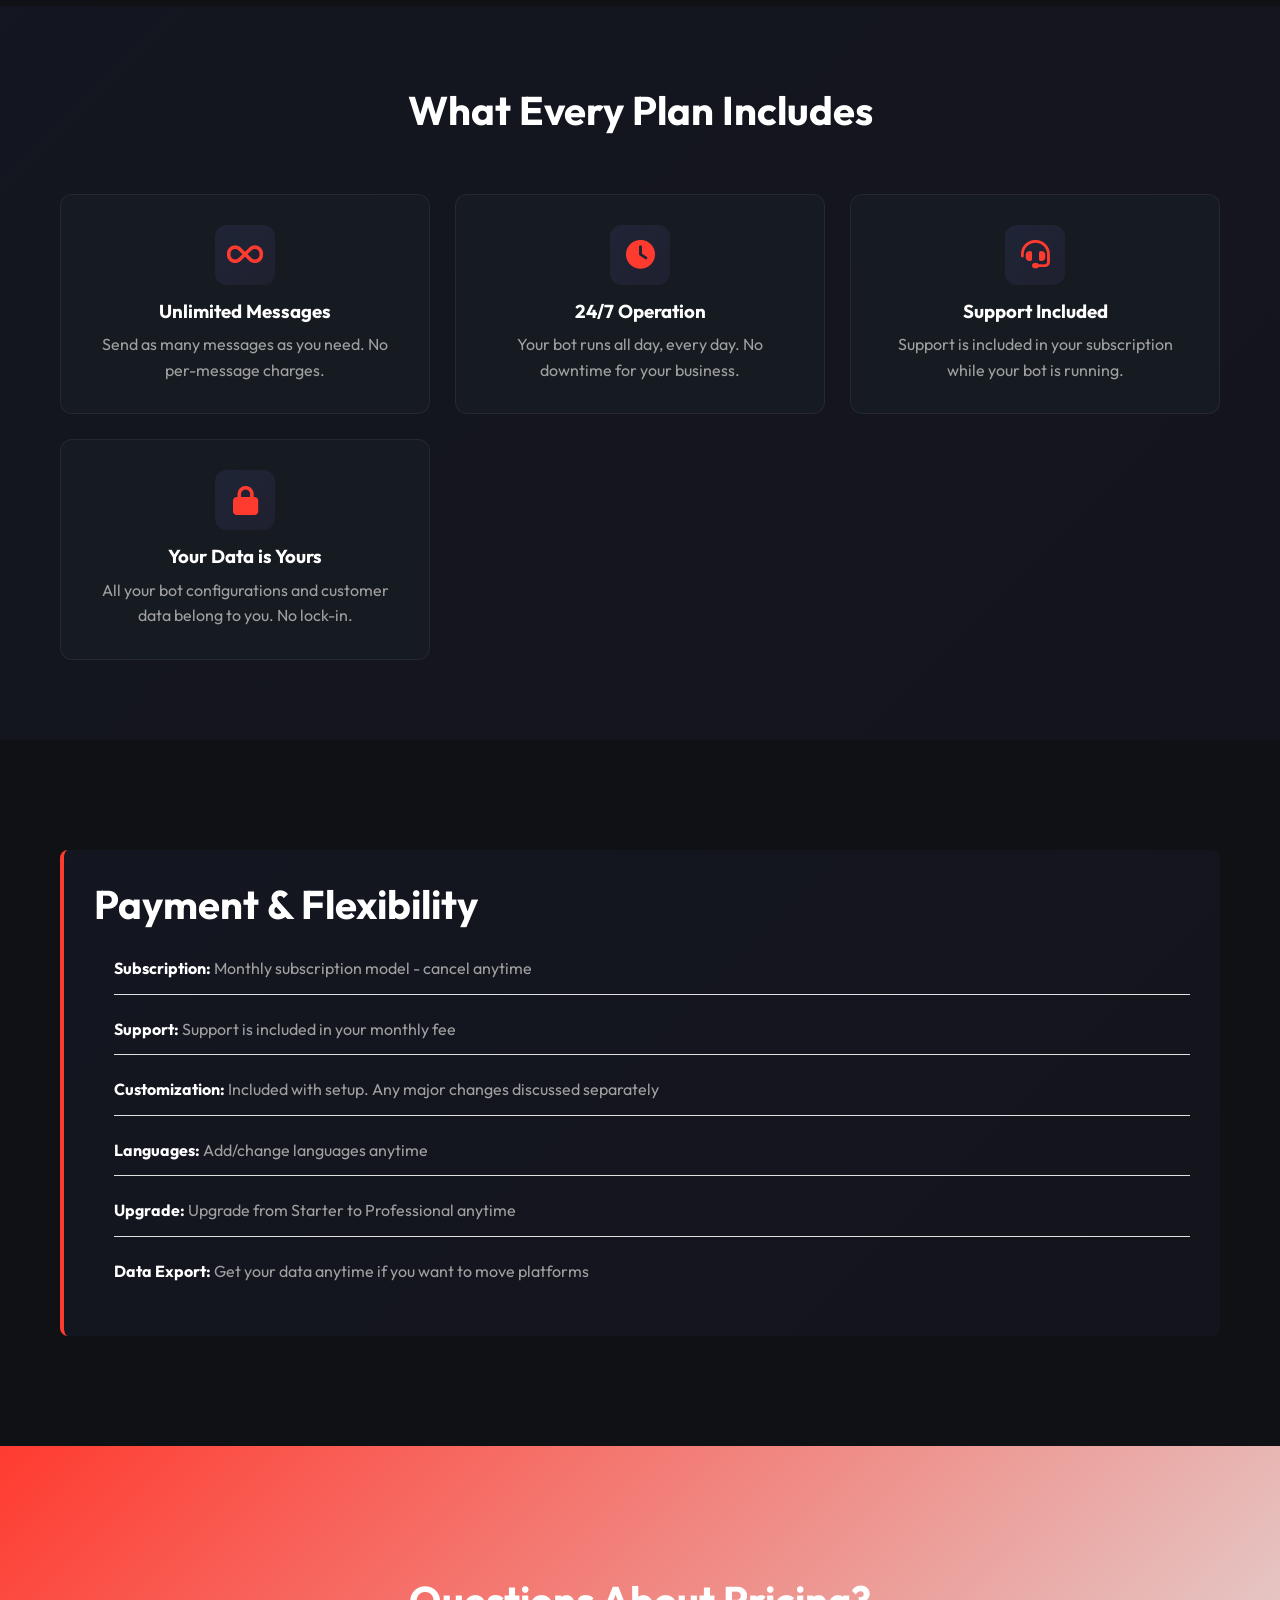
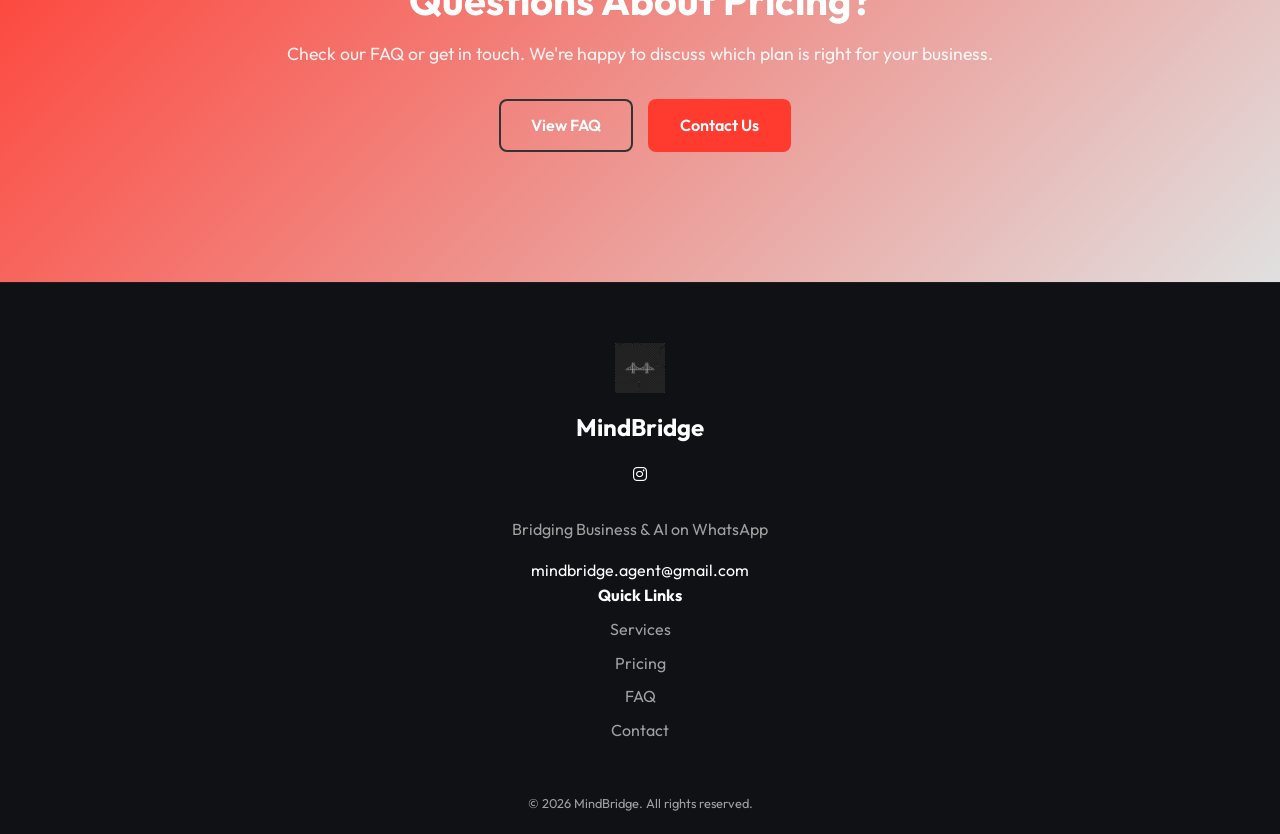
<file: pricing.html>
<!DOCTYPE html>
<html lang="en">

<head>
    <meta charset="UTF-8">
    <meta name="viewport" content="width=device-width, initial-scale=1.0">
    <link rel="icon" type="image/png" href="./logo_new.png">
    <title>Pricing - MindBridge | Transparent Pricing Plans</title>
    <meta name="description"
        content="MindBridge pricing: Starter ₹4,999/month (₹15,000 setup), Professional ₹7,500/month. Unlimited messages, 24/7 support. Choose your plan.">
    <meta name="robots" content="index, follow">
    <link rel="canonical" href="https://www.mindbridge.agency/pricing.html" />

    <link rel="preconnect" href="https://fonts.googleapis.com">
    <link rel="preconnect" href="https://fonts.gstatic.com" crossorigin>
    <link href="https://fonts.googleapis.com/css2?family=Outfit:wght@300;400;500;600;700&display=swap" rel="stylesheet">

    <link rel="stylesheet" href="style.css">
    <link rel="stylesheet" href="https://cdnjs.cloudflare.com/ajax/libs/font-awesome/6.4.0/css/all.min.css">
</head>

<body>

    <!-- Header -->
    <header class="header">
        <div class="container header-container">
            <a href="index.html" class="logo">
                <img src="./logo_new.png" alt="MindBridge Logo" loading="lazy">
                <span>MindBridge</span>
            </a>
            <nav class="nav">
                <ul class="nav-links">
                    <li><a href="index.html">Home</a></li>
                    <li><a href="./services.html">Services</a></li>
                    <li><a href="./how-we-work.html">How We Work</a></li>
                    <li><a href="./pricing.html">Pricing</a></li>
                    <li><a href="./faq.html">FAQ</a></li>
                    <li><a href="./contact.html" class="btn-nav">Contact</a></li>
                </ul>

                <div class="hamburger">
                    <span class="bar"></span>
                    <span class="bar"></span>
                    <span class="bar"></span>
                </div>
            </nav>
        </div>
    </header>

    <!-- Mobile Menu -->
    <div class="mobile-menu">
        <a href="index.html">Home</a>
        <a href="./services.html">Services</a>
        <a href="./how-we-work.html">How We Work</a>
        <a href="./pricing.html">Pricing</a>
        <a href="./faq.html">FAQ</a>
        <a href="./contact.html">Contact</a>

    </div>

    <!-- Page Title -->
    <section class="page-hero">
        <div class="container">
            <h1>Transparent Pricing for Every Business</h1>
            <p>All plans include unlimited messages and 24/7 bot operation</p>
        </div>
    </section>

    <!-- Pricing Section -->
    <section class="section">
        <div class="container">
            <div class="pricing-grid">

                <!-- Starter Plan -->
                <div class="pricing-card">
                    <div class="plan-header">
                        <h2>Starter</h2>
                        <p class="plan-subtitle">Perfect for small businesses</p>
                    </div>

                    <div class="pricing-amount">
                        <span class="currency">₹</span>
                        <span class="amount">4,999</span>
                        <span class="period">/month</span>
                    </div>

                    <div class="setup-fee">
                        <p><strong>Setup Fee:</strong> ₹15,000 (one-time)</p>
                        <p><strong>Setup Time:</strong> 15 days</p>
                    </div>

                    <a href="./contact.html" class="btn btn-primary btn-block">Get Started</a>

                    <div class="plan-features">
                        <h3>Includes:</h3>
                        <ul>
                            <li><i class="fas fa-check"></i> FAQ & Custom Responses</li>
                            <li><i class="fas fa-check"></i> Appointment Booking</li>
                            <li><i class="fas fa-check"></i> Customer Info Capture</li>
                            <li><i class="fas fa-check"></i> Database Integration</li>
                            <li><i class="fas fa-check"></i> Office Hours Automation</li>
                            <li><i class="fas fa-check"></i> Single Language</li>
                            <li><i class="fas fa-check"></i> Passive Replies Only</li>
                            <li><i class="fas fa-check"></i> Human-like Conversations</li>
                            <li><i class="fas fa-check"></i> Basic Customization</li>
                            <li><i class="fas fa-check"></i> Email Support</li>
                            <li><i class="fas fa-check"></i> Unlimited Messages</li>
                            <li><i class="fas fa-check"></i> 24/7 Operation</li>
                        </ul>
                    </div>

                    <p class="plan-best-for"><strong>Best for:</strong> Clinics, restaurants, small service providers,
                        salons</p>
                </div>

                <!-- Professional Plan -->
                <div class="pricing-card featured">
                    <div class="featured-badge">Most Popular</div>

                    <div class="plan-header">
                        <h2>Professional</h2>
                        <p class="plan-subtitle">For growing businesses</p>
                    </div>

                    <div class="pricing-amount">
                        <span class="currency">₹</span>
                        <span class="amount">7,500</span>
                        <span class="period">/month</span>
                    </div>

                    <div class="setup-fee">
                        <p><strong>Setup Fee:</strong> Custom (discuss per requirement)</p>
                        <p><strong>Setup Time:</strong> Custom (varies)</p>
                    </div>

                    <a href="./contact.html" class="btn btn-primary btn-block">Get Started</a>

                    <div class="plan-features">
                        <h3>Everything in Starter +</h3>
                        <ul>
                            <li><i class="fas fa-check"></i> Multiple Language Support</li>
                            <li><i class="fas fa-check"></i> Advanced Customization</li>
                            <li><i class="fas fa-check"></i> Image Sending</li>
                            <li><i class="fas fa-check"></i> Complex Conversation Flows</li>
                            <li><i class="fas fa-check"></i> Advanced Database Integration</li>
                            <li><i class="fas fa-check"></i> Priority Support</li>
                            <li><i class="fas fa-check"></i> Custom Workflows</li>
                            <li><i class="fas fa-check"></i> Performance Optimization</li>
                            <li><i class="fas fa-check"></i> Unlimited Messages</li>
                            <li><i class="fas fa-check"></i> 24/7 Operation</li>
                        </ul>
                    </div>

                    <p class="plan-best-for"><strong>Best for:</strong> Growing businesses, ecommerce, agencies,
                        multi-location businesses</p>
                </div>

                <!-- Enterprise Plan -->
                <div class="pricing-card">
                    <div class="plan-header">
                        <h2>Enterprise</h2>
                        <p class="plan-subtitle">For large scale operations</p>
                    </div>

                    <div class="pricing-amount">
                        <span class="amount">Custom Quote</span>
                    </div>

                    <div class="setup-fee">
                        <p><strong>Setup:</strong> Custom timeline</p>
                        <p><strong>Features:</strong> Fully bespoke</p>
                    </div>

                    <a href="./contact.html" class="btn btn-primary btn-block">Schedule Consultation</a>

                    <div class="plan-features">
                        <h3>Everything +</h3>
                        <ul>
                            <li><i class="fas fa-check"></i> Fully Custom Solutions</li>
                            <li><i class="fas fa-check"></i> Complex Integrations</li>
                            <li><i class="fas fa-check"></i> Dedicated Account Manager</li>
                            <li><i class="fas fa-check"></i> Custom Development</li>
                            <li><i class="fas fa-check"></i> SLA Guarantees</li>
                            <li><i class="fas fa-check"></i> Advanced Analytics</li>
                            <li><i class="fas fa-check"></i> Priority Support</li>
                            <li><i class="fas fa-check"></i> Unlimited Everything</li>
                        </ul>
                    </div>

                    <p class="plan-best-for"><strong>Best for:</strong> Enterprise, government, large corporations</p>
                </div>

            </div>
        </div>
    </section>

    <!-- What's Included -->
    <section class="section"
        style="background: linear-gradient(135deg, rgba(102, 126, 234, 0.05) 0%, rgba(118, 75, 162, 0.05) 100%);">
        <div class="container">
            <div class="section-header">
                <h2>What Every Plan Includes</h2>
            </div>

            <div class="features-grid">
                <div class="feature-card">
                    <div class="icon-box"><i class="fas fa-infinity"></i></div>
                    <h3>Unlimited Messages</h3>
                    <p>Send as many messages as you need. No per-message charges.</p>
                </div>

                <div class="feature-card">
                    <div class="icon-box"><i class="fas fa-clock"></i></div>
                    <h3>24/7 Operation</h3>
                    <p>Your bot runs all day, every day. No downtime for your business.</p>
                </div>

                <div class="feature-card">
                    <div class="icon-box"><i class="fas fa-headset"></i></div>
                    <h3>Support Included</h3>
                    <p>Support is included in your subscription while your bot is running.</p>
                </div>

                <div class="feature-card">
                    <div class="icon-box"><i class="fas fa-lock"></i></div>
                    <h3>Your Data is Yours</h3>
                    <p>All your bot configurations and customer data belong to you. No lock-in.</p>
                </div>
            </div>
        </div>
    </section>

    <!-- Payment Info -->
    <section class="section">
        <div class="container">
            <div class="info-box">
                <h2>Payment & Flexibility</h2>
                <ul class="payment-info">
                    <li><strong>Subscription:</strong> Monthly subscription model - cancel anytime</li>
                    <li><strong>Support:</strong> Support is included in your monthly fee</li>
                    <li><strong>Customization:</strong> Included with setup. Any major changes discussed separately</li>
                    <li><strong>Languages:</strong> Add/change languages anytime</li>
                    <li><strong>Upgrade:</strong> Upgrade from Starter to Professional anytime</li>
                    <li><strong>Data Export:</strong> Get your data anytime if you want to move platforms</li>
                </ul>
            </div>
        </div>
    </section>

    <!-- FAQ Link -->
    <section class="section cta-section">
        <div class="container">
            <div class="cta-box">
                <h2>Questions About Pricing?</h2>
                <p>Check our FAQ or get in touch. We're happy to discuss which plan is right for your business.</p>
                <div style="display: flex; gap: 15px; justify-content: center; flex-wrap: wrap;">
                    <a href="./faq.html" class="btn btn-secondary">View FAQ</a>
                    <a href="./contact.html" class="btn btn-primary">Contact Us</a>
                </div>
            </div>
        </div>
    </section>

    <!-- Footer -->
    <footer class="footer">
        <div class="container footer-content">
            <div class="footer-logo">
                <img src="./logo_new.png" alt="MindBridge Logo" loading="lazy">
                <p>MindBridge</p>
                <a href="https://www.instagram.com/mindbridge.agency" target="_blank" rel="noopener noreferrer"
                    aria-label="Instagram">
                    <i class="fab fa-instagram"></i>
                </a>
            </div>
            <div class="footer-links">
                <p class="tagline">Bridging Business & AI on WhatsApp</p>
                <a href="mailto:mindbridge.agent@gmail.com">mindbridge.agent@gmail.com</a>
            </div>
            <div class="footer-nav">
                <h4>Quick Links</h4>
                <ul>
                    <li><a href="./services.html">Services</a></li>
                    <li><a href="./pricing.html">Pricing</a></li>
                    <li><a href="./faq.html">FAQ</a></li>
                    <li><a href="./contact.html">Contact</a></li>
                </ul>
            </div>
        </div>
        <div class="container copyright">
            <p>&copy; 2026 MindBridge. All rights reserved.</p>
        </div>
    </footer>

    <script src="./script.js"></script>
</body>

</html>
</file>
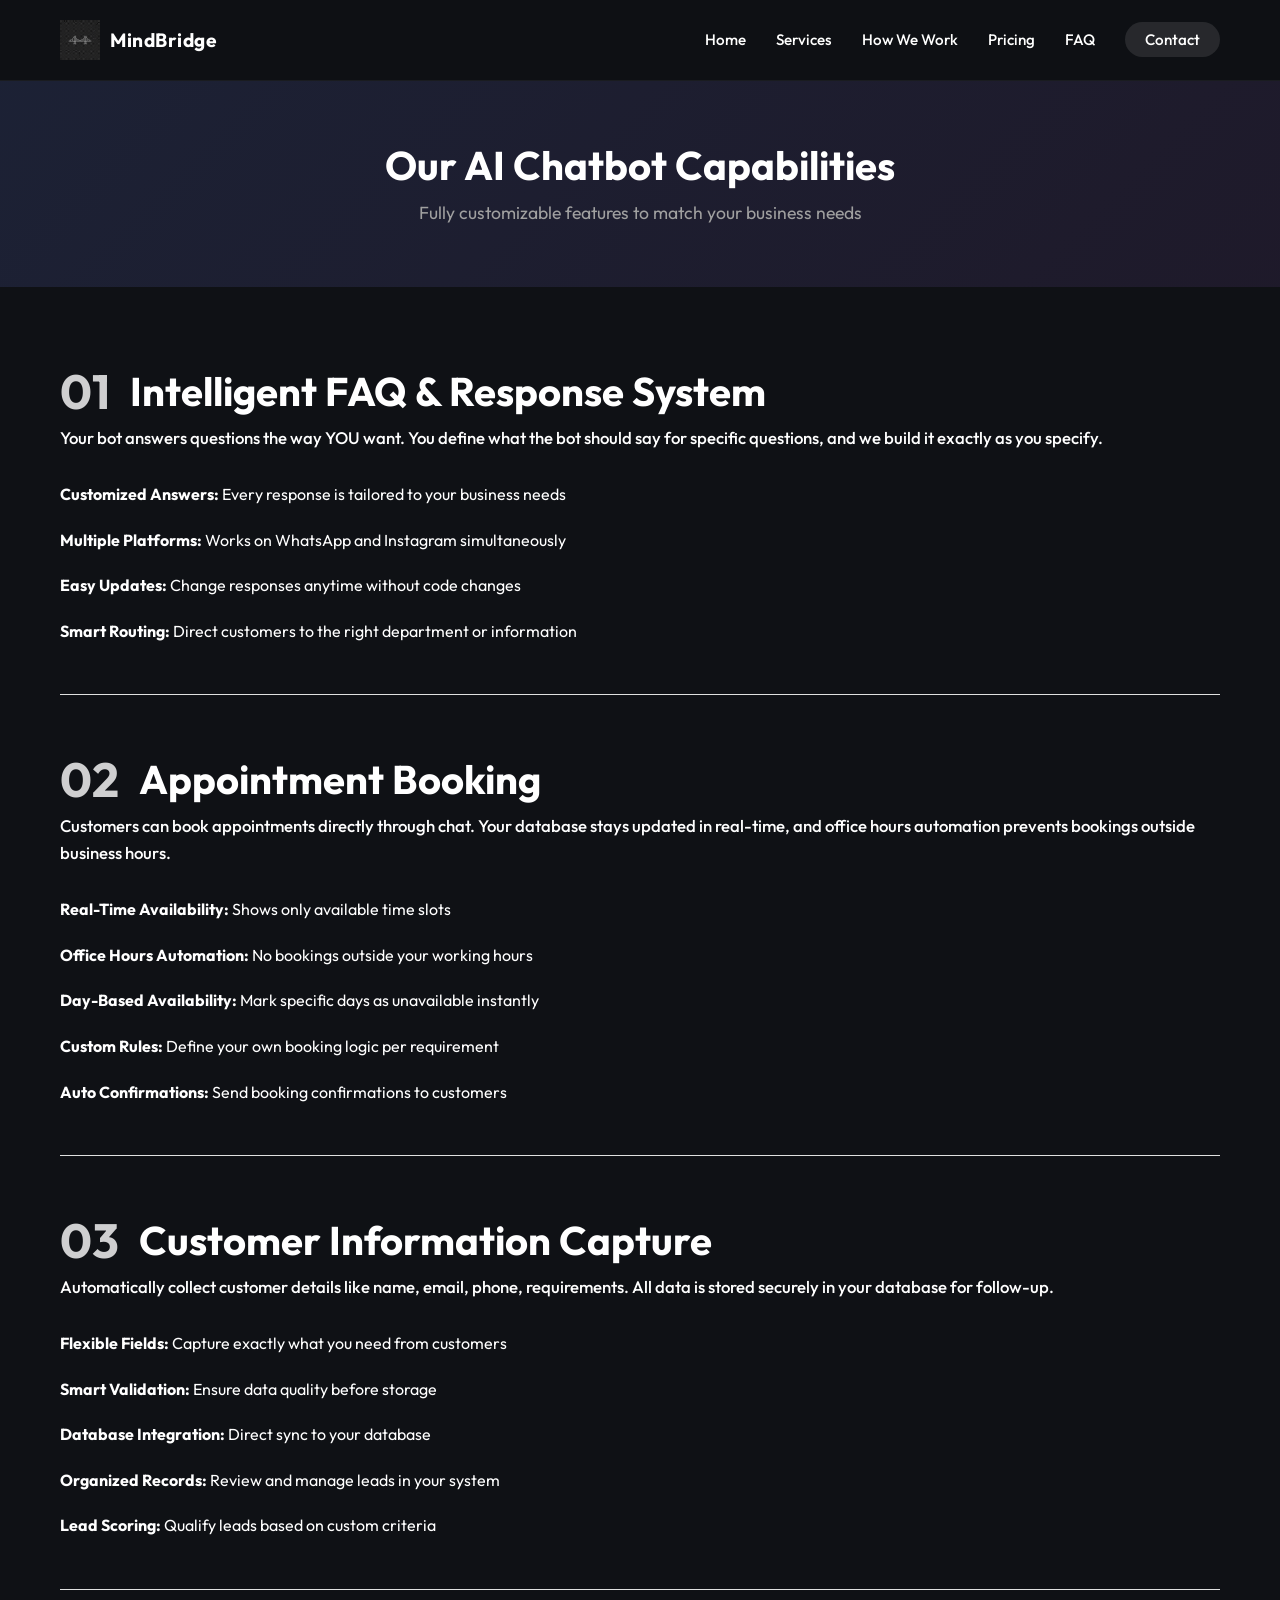
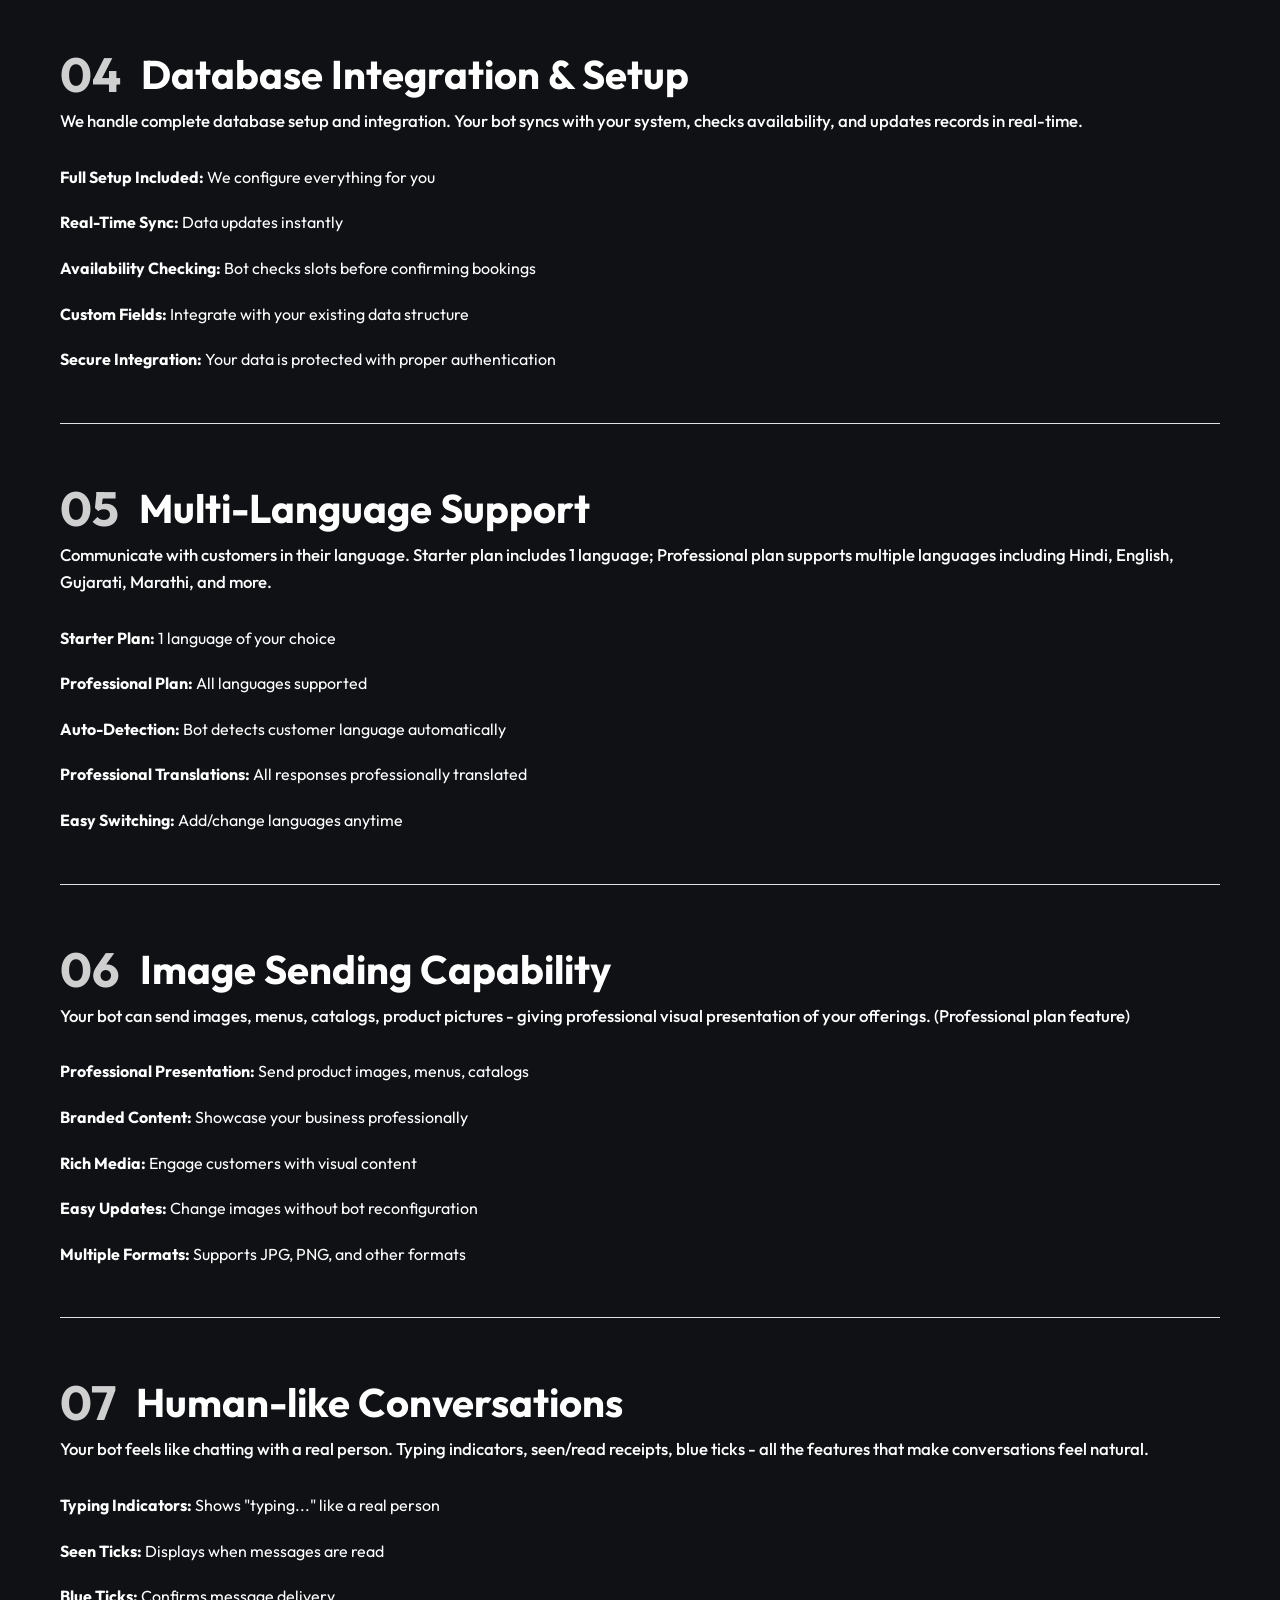
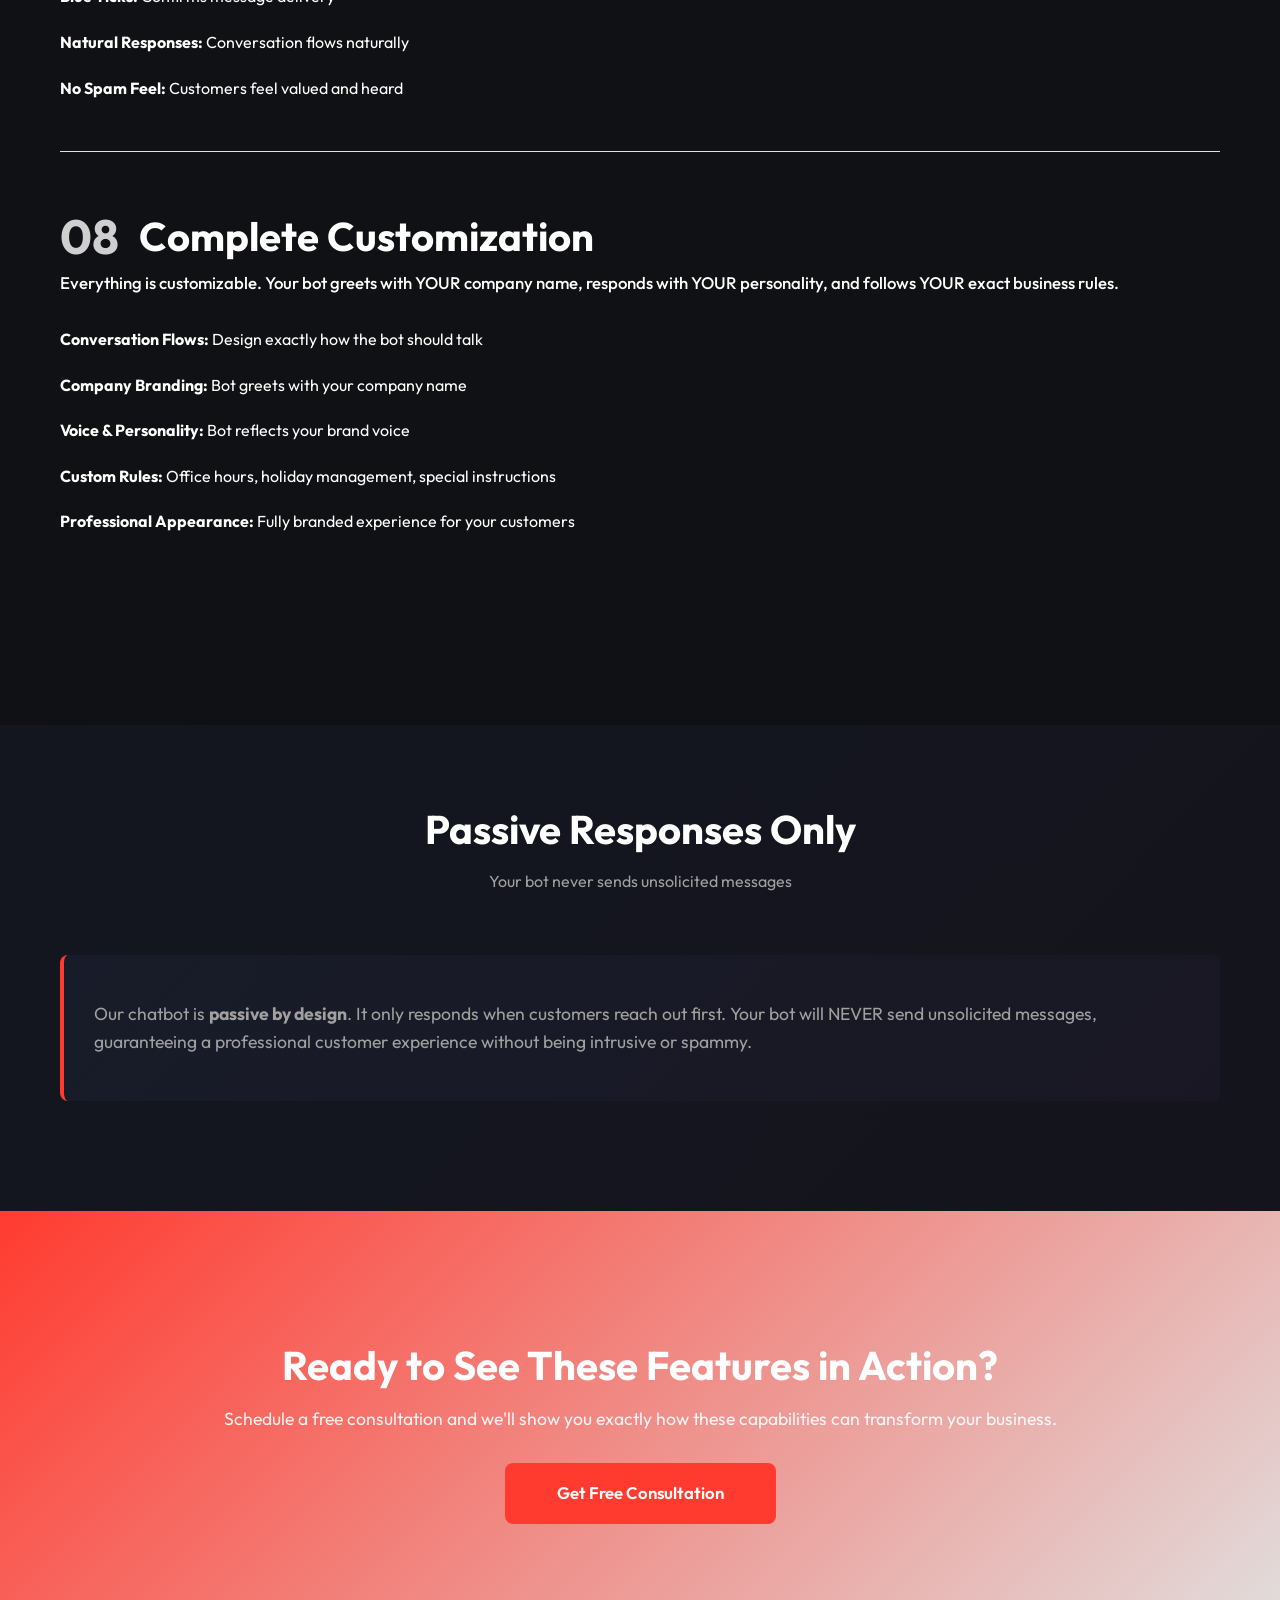
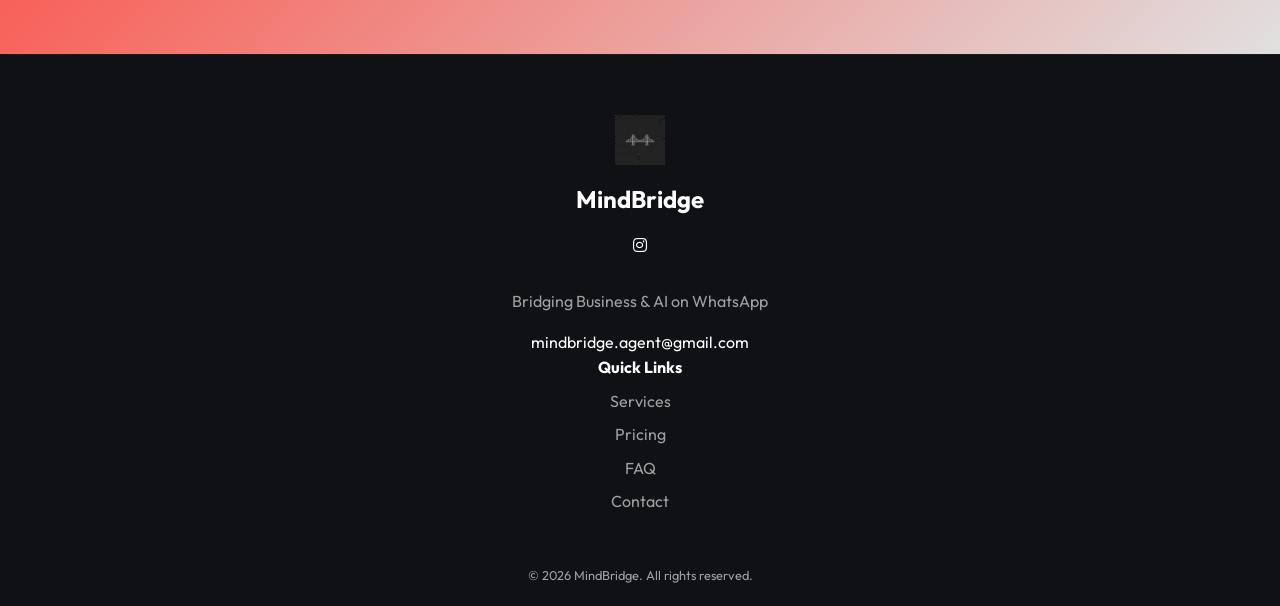
<file: services.html>
<!DOCTYPE html>
<html lang="en">

<head>
    <meta charset="UTF-8">
    <meta name="viewport" content="width=device-width, initial-scale=1.0">
    <link rel="icon" type="image/png" href="./logo_new.png">
    <title>Services - MindBridge | AI Chatbot Features & Capabilities</title>
    <meta name="description"
        content="Explore MindBridge AI chatbot features: FAQ responses, appointment booking, lead capture, database integration, multi-language support, image sending, and more.">
    <meta name="robots" content="index, follow">
    <link rel="canonical" href="https://www.mindbridge.agency/services.html" />

    <link rel="preconnect" href="https://fonts.googleapis.com">
    <link rel="preconnect" href="https://fonts.gstatic.com" crossorigin>
    <link href="https://fonts.googleapis.com/css2?family=Outfit:wght@300;400;500;600;700&display=swap" rel="stylesheet">

    <link rel="stylesheet" href="style.css">
    <link rel="stylesheet" href="https://cdnjs.cloudflare.com/ajax/libs/font-awesome/6.4.0/css/all.min.css">
</head>

<body>

    <!-- Header -->
    <header class="header">
        <div class="container header-container">
            <a href="index.html" class="logo">
                <img src="./logo_new.png" alt="MindBridge Logo" loading="lazy">
                <span>MindBridge</span>
            </a>
            <nav class="nav">
                <ul class="nav-links">
                    <li><a href="index.html">Home</a></li>
                    <li><a href="./services.html">Services</a></li>
                    <li><a href="./how-we-work.html">How We Work</a></li>
                    <li><a href="./pricing.html">Pricing</a></li>
                    <li><a href="./faq.html">FAQ</a></li>
                    <li><a href="./contact.html" class="btn-nav">Contact</a></li>
                </ul>
                <div class="hamburger">
                    <span class="bar"></span>
                    <span class="bar"></span>
                    <span class="bar"></span>
                </div>
            </nav>
        </div>
    </header>

    <!-- Mobile Menu -->
    <div class="mobile-menu">
        <a href="index.html">Home</a>
        <a href="./services.html">Services</a>
        <a href="./how-we-work.html">How We Work</a>
        <a href="./pricing.html">Pricing</a>
        <a href="./faq.html">FAQ</a>
        <a href="./contact.html">Contact</a>
    </div>

    <!-- Page Title -->
    <section class="page-hero">
        <div class="container">
            <h1>Our AI Chatbot Capabilities</h1>
            <p>Fully customizable features to match your business needs</p>
        </div>
    </section>

    <!-- Services Section -->
    <section class="section">
        <div class="container">

            <!-- Service 1 -->
            <div class="service-detail">
                <div class="service-number">01</div>
                <h2 style="color: white;">Intelligent FAQ & Response System</h2>
                <p class="service-description">Your bot answers questions the way YOU want. You define what the bot
                    should say for specific questions, and we build it exactly as you specify.</p>
                <ul class="service-features">
                    <li><strong>Customized Answers:</strong> Every response is tailored to your business needs</li>
                    <li><strong>Multiple Platforms:</strong> Works on WhatsApp and Instagram simultaneously</li>
                    <li><strong>Easy Updates:</strong> Change responses anytime without code changes</li>
                    <li><strong>Smart Routing:</strong> Direct customers to the right department or information</li>
                </ul>
            </div>

            <!-- Service 2 -->
            <div class="service-detail">
                <div class="service-number">02</div>
                <h2 style="color: white;">Appointment Booking</h2>
                <p class="service-description">Customers can book appointments directly through chat. Your database
                    stays updated in real-time, and office hours automation prevents bookings outside business hours.
                </p>
                <ul class="service-features">
                    <li><strong>Real-Time Availability:</strong> Shows only available time slots</li>
                    <li><strong>Office Hours Automation:</strong> No bookings outside your working hours</li>
                    <li><strong>Day-Based Availability:</strong> Mark specific days as unavailable instantly</li>
                    <li><strong>Custom Rules:</strong> Define your own booking logic per requirement</li>
                    <li><strong>Auto Confirmations:</strong> Send booking confirmations to customers</li>
                </ul>
            </div>

            <!-- Service 3 -->
            <div class="service-detail">
                <div class="service-number">03</div>
                <h2 style="color: white;">Customer Information Capture</h2>
                <p class="service-description">Automatically collect customer details like name, email, phone,
                    requirements. All data is stored securely in your database for follow-up.</p>
                <ul class="service-features">
                    <li><strong>Flexible Fields:</strong> Capture exactly what you need from customers</li>
                    <li><strong>Smart Validation:</strong> Ensure data quality before storage</li>
                    <li><strong>Database Integration:</strong> Direct sync to your database</li>
                    <li><strong>Organized Records:</strong> Review and manage leads in your system</li>
                    <li><strong>Lead Scoring:</strong> Qualify leads based on custom criteria</li>
                </ul>
            </div>

            <!-- Service 4 -->
            <div class="service-detail">
                <div class="service-number">04</div>
                <h2 style="color: white;">Database Integration & Setup</h2>
                <p class="service-description">We handle complete database setup and integration. Your bot syncs with
                    your system, checks availability, and updates records in real-time.</p>
                <ul class="service-features">
                    <li><strong>Full Setup Included:</strong> We configure everything for you</li>
                    <li><strong>Real-Time Sync:</strong> Data updates instantly</li>
                    <li><strong>Availability Checking:</strong> Bot checks slots before confirming bookings</li>
                    <li><strong>Custom Fields:</strong> Integrate with your existing data structure</li>
                    <li><strong>Secure Integration:</strong> Your data is protected with proper authentication</li>
                </ul>
            </div>

            <!-- Service 5 -->
            <div class="service-detail">
                <div class="service-number">05</div>
                <h2 style="color: white;">Multi-Language Support</h2>
                <p class="service-description">Communicate with customers in their language. Starter plan includes 1
                    language; Professional plan supports multiple languages including Hindi, English, Gujarati, Marathi,
                    and more.</p>
                <ul class="service-features">
                    <li><strong>Starter Plan:</strong> 1 language of your choice</li>
                    <li><strong>Professional Plan:</strong> All languages supported</li>
                    <li><strong>Auto-Detection:</strong> Bot detects customer language automatically</li>
                    <li><strong>Professional Translations:</strong> All responses professionally translated</li>
                    <li><strong>Easy Switching:</strong> Add/change languages anytime</li>
                </ul>
            </div>

            <!-- Service 6 -->
            <div class="service-detail">
                <div class="service-number">06</div>
                <h2 style="color: white;">Image Sending Capability</h2>
                <p class="service-description">Your bot can send images, menus, catalogs, product pictures - giving
                    professional visual presentation of your offerings. (Professional plan feature)</p>
                <ul class="service-features">
                    <li><strong>Professional Presentation:</strong> Send product images, menus, catalogs</li>
                    <li><strong>Branded Content:</strong> Showcase your business professionally</li>
                    <li><strong>Rich Media:</strong> Engage customers with visual content</li>
                    <li><strong>Easy Updates:</strong> Change images without bot reconfiguration</li>
                    <li><strong>Multiple Formats:</strong> Supports JPG, PNG, and other formats</li>
                </ul>
            </div>

            <!-- Service 7 -->
            <div class="service-detail">
                <div class="service-number">07</div>
                <h2 style="color: white;">Human-like Conversations</h2>
                <p class="service-description">Your bot feels like chatting with a real person. Typing indicators,
                    seen/read receipts, blue ticks - all the features that make conversations feel natural.</p>
                <ul class="service-features">
                    <li><strong>Typing Indicators:</strong> Shows "typing..." like a real person</li>
                    <li><strong>Seen Ticks:</strong> Displays when messages are read</li>
                    <li><strong>Blue Ticks:</strong> Confirms message delivery</li>
                    <li><strong>Natural Responses:</strong> Conversation flows naturally</li>
                    <li><strong>No Spam Feel:</strong> Customers feel valued and heard</li>
                </ul>
            </div>

            <!-- Service 8 -->
            <div class="service-detail">
                <div class="service-number">08</div>
                <h2 style="color: white;">Complete Customization</h2>
                <p class="service-description">Everything is customizable. Your bot greets with YOUR company name,
                    responds with YOUR personality, and follows YOUR exact business rules.</p>
                <ul class="service-features">
                    <li><strong>Conversation Flows:</strong> Design exactly how the bot should talk</li>
                    <li><strong>Company Branding:</strong> Bot greets with your company name</li>
                    <li><strong>Voice & Personality:</strong> Bot reflects your brand voice</li>
                    <li><strong>Custom Rules:</strong> Office hours, holiday management, special instructions</li>
                    <li><strong>Professional Appearance:</strong> Fully branded experience for your customers</li>
                </ul>
            </div>

        </div>
    </section>

    <!-- Passive vs Proactive -->
    <section class="section"
        style="background: linear-gradient(135deg, rgba(102, 126, 234, 0.05) 0%, rgba(118, 75, 162, 0.05) 100%);">
        <div class="container">
            <div class="section-header">
                <h2>Passive Responses Only</h2>
                <p>Your bot never sends unsolicited messages</p>
            </div>
            <div class="info-box">
                <p style="font-size: 1.1rem; color: var(--text-main);">
                    Our chatbot is <strong>passive by design</strong>. It only responds when customers reach out first.
                    Your bot will NEVER send unsolicited messages, guaranteeing a professional customer experience
                    without being intrusive or spammy.
                </p>
            </div>
        </div>
    </section>

    <!-- CTA -->
    <section class="section cta-section">
        <div class="container">
            <div class="cta-box">
                <h2>Ready to See These Features in Action?</h2>
                <p>Schedule a free consultation and we'll show you exactly how these capabilities can transform your
                    business.</p>
                <a href="./contact.html" class="btn btn-primary btn-large">Get Free Consultation</a>
            </div>
        </div>
    </section>

    <!-- Footer -->
    <footer class="footer">
        <div class="container footer-content">
            <div class="footer-logo">
                <img src="./logo_new.png" alt="MindBridge Logo" loading="lazy">
                <p>MindBridge</p>
                <a href="https://www.instagram.com/mindbridge.agency" target="_blank" rel="noopener noreferrer"
                    aria-label="Instagram">
                    <i class="fab fa-instagram"></i>
                </a>
            </div>
            <div class="footer-links">
                <p class="tagline">Bridging Business & AI on WhatsApp</p>
                <a href="mailto:mindbridge.agent@gmail.com">mindbridge.agent@gmail.com</a>
            </div>
            <div class="footer-nav">
                <h4>Quick Links</h4>
                <ul>
                    <li><a href="./services.html">Services</a></li>
                    <li><a href="./pricing.html">Pricing</a></li>
                    <li><a href="./faq.html">FAQ</a></li>
                    <li><a href="./contact.html">Contact</a></li>
                </ul>
            </div>
        </div>
        <div class="container copyright">
            <p>&copy; 2026 MindBridge. All rights reserved.</p>
        </div>
    </footer>

    <script src="./script.js"></script>
</body>

</html>
</file>
<file: style.css>
/* 
   MindBridge Main Styles
   Theme: Dark, Professional, Tech-focused
*/

:root {
    /* Color Palette */
    --bg-dark: #0f1115;
    --bg-card: #161b22;
    --bg-lighter: #1e232b;

    /* Accents derived/complementary to Logo (Red, White) */
    --primary: #FF3B30;
    /* Vibrant Red */
    --primary-dark: #cc2f26;
    --primary-glow: rgba(255, 59, 48, 0.3);

    --secondary: #e0e0e0;
    --text-main: #ffffff;
    --text-muted: #a0a0a0;

    --success: #2ea043;

    /* Spacing */
    --section-spacing: 80px;
}

* {
    margin: 0;
    padding: 0;
    box-sizing: border-box;
}

html {
    scroll-behavior: smooth;
}

body {
    font-family: 'Outfit', sans-serif;
    background-color: var(--bg-dark);
    color: var(--text-main);
    line-height: 1.6;
    overflow-x: hidden;
}

a {
    text-decoration: none;
    color: inherit;
    transition: 0.3s;
}

ul {
    list-style: none;
}

.container {
    max-width: 1200px;
    margin: 0 auto;
    padding: 0 20px;
}

/* Typography */
h1,
h2,
h3 {
    font-weight: 700;
    line-height: 1.2;
    margin-bottom: 1rem;
}

h1 {
    font-size: 3.5rem;
}

h2 {
    font-size: 2.5rem;
    color: var(--text-main);
}

p {
    color: var(--text-muted);
}

.highlight {
    color: var(--primary);
}

/* Buttons */
.btn {
    display: inline-block;
    padding: 12px 30px;
    border-radius: 8px;
    font-weight: 600;
    cursor: pointer;
    transition: all 0.3s ease;
}

.btn-primary {
    background-color: var(--primary);
    color: white;
    border: 2px solid var(--primary);
}

.btn-primary:hover {
    background-color: transparent;
    color: var(--primary);
    box-shadow: 0 0 15px var(--primary-glow);
}

.btn-secondary {
    background-color: transparent;
    border: 2px solid #333;
    color: var(--text-main);
    margin-left: 10px;
}

.btn-secondary:hover {
    border-color: var(--text-main);
}

.full-width {
    width: 100%;
}

/* Header */
.header {
    background-color: rgba(15, 17, 21, 0.95);
    backdrop-filter: blur(10px);
    position: sticky;
    top: 0;
    z-index: 1000;
    border-bottom: 1px solid rgba(255, 255, 255, 0.05);
}

.header-container {
    display: flex;
    justify-content: space-between;
    align-items: center;
    height: 80px;
}

.logo {
    display: flex;
    align-items: center;
    gap: 10px;
    font-weight: 700;
    font-size: 1.2rem;
    letter-spacing: 0.5px;
}

.logo img {
    height: 40px;
    width: auto;
    filter: invert(1);
}

.nav-links {
    display: flex;
    gap: 30px;
    align-items: center;
}

.nav-links a {
    font-size: 0.95rem;
    font-weight: 500;
}

.nav-links a:hover {
    color: var(--primary);
}

.btn-nav {
    background-color: rgba(255, 255, 255, 0.1);
    padding: 8px 20px;
    border-radius: 50px;
}

.hamburger {
    display: none;
    cursor: pointer;
}

.bar {
    display: block;
    width: 25px;
    height: 3px;
    margin: 5px auto;
    -webkit-transition: all 0.3s ease-in-out;
    transition: all 0.3s ease-in-out;
    background-color: white;
}

/* Mobile Menu */
.mobile-menu {
    position: fixed;
    top: 80px;
    left: 0;
    width: 100%;
    background-color: var(--bg-dark);
    padding: 20px;
    display: flex;
    flex-direction: column;
    gap: 20px;
    transform: translateY(-150%);
    transition: transform 0.3s ease;
    z-index: 999;
    border-bottom: 1px solid #333;
}

.mobile-menu.active {
    transform: translateY(0);
}

.mobile-link {
    font-size: 1.2rem;
    font-weight: 600;
    text-align: center;
    padding: 10px;
}

/* Hero Section */
.hero {
    padding: 80px 0;
    min-height: 90vh;
    display: flex;
    align-items: center;
    background: radial-gradient(circle at 10% 20%, rgba(255, 59, 48, 0.1) 0%, transparent 40%);
}

.hero-content {
    display: grid;
    grid-template-columns: 1fr 1fr;
    gap: 50px;
    align-items: center;
}

.badge {
    display: inline-block;
    padding: 5px 15px;
    background-color: rgba(255, 255, 255, 0.05);
    border: 1px solid rgba(255, 255, 255, 0.1);
    border-radius: 50px;
    font-size: 0.85rem;
    color: var(--primary);
    margin-bottom: 20px;
    font-weight: 600;
    text-transform: uppercase;
    letter-spacing: 1px;
}

.hero p {
    font-size: 1.1rem;
    margin-bottom: 30px;
    max-width: 500px;
}

/* Chat Mockup Animation */
.chat-mockup {
    background-color: #ffffff;
    padding: 20px;
    border-radius: 20px;
    box-shadow: 0 20px 50px rgba(0, 0, 0, 0.3);
    width: 100%;
    max-width: 400px;
    margin: 0 auto;
    color: #333;
}

.message {
    padding: 10px 15px;
    margin-bottom: 10px;
    border-radius: 12px;
    font-size: 0.9rem;
    max-width: 80%;
    position: relative;
    opacity: 0;
    animation: fadeInSlide 0.5s forwards;
}

.received {
    background-color: #f0f0f0;
    border-bottom-left-radius: 2px;
    align-self: flex-start;
    animation-delay: 0.5s;
}

.sent {
    background-color: #dcf8c6;
    /* WhatsApp green hint */
    margin-left: auto;
    border-bottom-right-radius: 2px;
    animation-delay: 1.5s;
}

.chat-mockup .received:last-child {
    animation-delay: 2.5s;
}

@keyframes fadeInSlide {
    from {
        opacity: 0;
        transform: translateY(10px);
    }

    to {
        opacity: 1;
        transform: translateY(0);
    }
}

.floating {
    animation: float 6s ease-in-out infinite;
}

@keyframes float {
    0% {
        transform: translateY(0px);
    }

    50% {
        transform: translateY(-20px);
    }

    100% {
        transform: translateY(0px);
    }
}

/* Sections */
.section {
    padding: var(--section-spacing) 0;
}

.section-header {
    text-align: center;
    max-width: 700px;
    margin: 0 auto 60px;
}

/* Services Grid */
.services-grid {
    display: grid;
    grid-template-columns: repeat(auto-fit, minmax(280px, 1fr));
    gap: 30px;
}

.service-card {
    background-color: var(--bg-card);
    padding: 30px;
    border-radius: 16px;
    border: 1px solid rgba(255, 255, 255, 0.05);
    transition: 0.3s;
}

.service-card:hover {
    transform: translateY(-5px);
    border-color: var(--primary);
}

.icon-box {
    font-size: 2rem;
    color: var(--primary);
    margin-bottom: 20px;
}

/* Coming Soon */
.coming-soon-grid {
    display: grid;
    grid-template-columns: repeat(auto-fit, minmax(250px, 1fr));
    gap: 20px;
}

.service-card.locked {
    position: relative;
    opacity: 0.7;
    filter: grayscale(0.8);
    cursor: not-allowed;
    background-color: rgba(255, 255, 255, 0.02);
}

.lock-overlay {
    position: absolute;
    top: 10px;
    right: 10px;
    background-color: #333;
    padding: 5px 10px;
    border-radius: 4px;
    font-size: 0.7rem;
    font-weight: 700;
    display: flex;
    align-items: center;
    gap: 5px;
    z-index: 2;
}

/* Process */
.process-steps {
    display: grid;
    grid-template-columns: repeat(4, 1fr);
    gap: 30px;
    position: relative;
}

.step {
    text-align: center;
    position: relative;
    z-index: 1;
}

.step-number {
    font-size: 3rem;
    font-weight: 900;
    color: rgba(255, 255, 255, 0.05);
    margin-bottom: -20px;
}

/* Split Layout */
.split-layout {
    display: grid;
    grid-template-columns: 1fr 1fr;
    gap: 60px;
    align-items: center;
}

.benefits-list li {
    margin-bottom: 20px;
    font-size: 1.05rem;
    display: flex;
    align-items: center;
    gap: 15px;
}

.benefits-list i {
    color: var(--primary);
}

.visual-content {
    display: grid;
    grid-template-columns: 1fr 1fr;
    gap: 20px;
}

.stat-box {
    background: var(--bg-lighter);
    padding: 30px;
    text-align: center;
    border-radius: 12px;
}

.stat-box h3 {
    font-size: 2.5rem;
    color: var(--primary);
    margin-bottom: 5px;
}

/* Use Cases Pills */
.pill-grid {
    display: flex;
    flex-wrap: wrap;
    justify-content: center;
    gap: 15px;
}

.pill {
    background-color: var(--bg-lighter);
    padding: 10px 25px;
    border-radius: 50px;
    font-size: 0.95rem;
    border: 1px solid rgba(255, 255, 255, 0.05);
    transition: 0.3s;
}

.pill:hover {
    border-color: var(--primary);
    background-color: rgba(255, 59, 48, 0.1);
}

/* Contact */
.contact-section {
    background-color: var(--bg-card);
    border-top: 1px solid rgba(255, 255, 255, 0.05);
}

.contact-wrapper {
    display: grid;
    grid-template-columns: 1fr 1fr;
    gap: 60px;
}

.contact-method {
    display: flex;
    align-items: center;
    gap: 15px;
    margin-top: 30px;
    font-size: 1.2rem;
    padding: 20px;
    background: rgba(255, 255, 255, 0.05);
    border-radius: 8px;
    width: fit-content;
}

.form-group {
    margin-bottom: 20px;
}

.form-group label {
    display: block;
    margin-bottom: 8px;
    font-weight: 500;
    font-size: 0.9rem;
}

.form-group input,
.form-group textarea {
    width: 100%;
    padding: 12px 15px;
    background-color: var(--bg-dark);
    border: 1px solid rgba(255, 255, 255, 0.1);
    border-radius: 8px;
    color: white;
    font-family: inherit;
}

.form-group input:focus,
.form-group textarea:focus {
    outline: none;
    border-color: var(--primary);
}

/* Footer */
.footer {
    padding: 60px 0 20px;
    border-top: 1px solid rgba(255, 255, 255, 0.05);
    text-align: center;
}

.footer-logo {
    display: flex;
    flex-direction: column;
    align-items: center;
    gap: 15px;
    margin-bottom: 30px;
}

.footer-logo img {
    height: 50px;
    filter: invert(1);
}

.footer-logo p {
    font-size: 1.5rem;
    font-weight: 700;
    color: white;
}

.tagline {
    margin-bottom: 15px;
}

.copyright {
    margin-top: 50px;
    font-size: 0.8rem;
    color: #666;
}

/* Responsive */
@media (max-width: 768px) {
    h1 {
        font-size: 2.5rem;
    }

    .header-container {
        padding: 0 20px;
    }

    .nav-links {
        display: none;
    }

    .hamburger {
        display: block;
    }

    .hero-content {
        grid-template-columns: 1fr;
        text-align: center;
    }

    .hero-cta {
        display: flex;
        flex-direction: column;
        gap: 15px;
        align-items: center;
    }

    .btn {
        width: 100%;
        margin: 0;
    }

    .process-steps {
        grid-template-columns: 1fr;
        gap: 50px;
    }

    .split-layout {
        grid-template-columns: 1fr;
    }

    .contact-wrapper {
        grid-template-columns: 1fr;
    }

    .contact-method {
        width: 100%;
    }
}

/* ===== MULTI-PAGE STYLES ===== */

/* Page Hero Section */
.page-hero {
    background: linear-gradient(135deg, rgba(102, 126, 234, 0.15) 0%, rgba(118, 75, 162, 0.15) 100%);
    padding: 60px 20px;
    text-align: center;
}

.page-hero h1 {
    font-size: 2.5rem;
    margin-bottom: 10px;
    color: var(--text-main);
}

.page-hero p {
    font-size: 1.1rem;
    color: var(--text-muted);
}

/* Pricing Cards */
.pricing-grid {
    display: grid;
    grid-template-columns: repeat(auto-fit, minmax(350px, 1fr));
    gap: 30px;
    margin-top: 40px;
}

.pricing-card {
    background: white;
    border: 1px solid #e0e0e0;
    border-radius: 12px;
    padding: 40px 30px;
    position: relative;
    transition: transform 0.3s, box-shadow 0.3s;
}

.pricing-card:hover {
    transform: translateY(-5px);
    box-shadow: 0 15px 40px rgba(102, 126, 234, 0.15);
}

.pricing-card.featured {
    border-color: var(--primary);
    box-shadow: 0 10px 30px rgba(102, 126, 234, 0.2);
    transform: scale(1.05);
}

.featured-badge {
    position: absolute;
    top: -15px;
    left: 50%;
    transform: translateX(-50%);
    background: linear-gradient(135deg, var(--primary), var(--secondary));
    color: white;
    padding: 5px 15px;
    border-radius: 20px;
    font-size: 0.85rem;
    font-weight: 600;
}

.plan-header h2 {
    font-size: 1.8rem;
    margin: 0 0 5px 0;
}

.plan-subtitle {
    color: var(--text-muted);
    font-size: 0.95rem;
    margin: 0;
}

.pricing-amount {
    display: flex;
    align-items: baseline;
    gap: 5px;
    margin: 25px 0;
    font-weight: 600;
}

.currency {
    font-size: 1.2rem;
    color: var(--primary);
}

.amount {
    font-size: 2.5rem;
    color: #000 !important;
    font-weight: 700;
}

.period {
    color: var(--text-muted);
    font-size: 1rem;
}

.setup-fee {
    background: #f8f9fa;
    padding: 15px;
    border-radius: 8px;
    margin: 20px 0;
    font-size: 0.95rem;
}

.setup-fee p {
    margin: 5px 0;
    color: var(--text-main);
}

.btn-block {
    width: 100%;
    margin-bottom: 25px;
}

.plan-features {
    margin-top: 30px;
    border-top: 1px solid #e0e0e0;
    padding-top: 20px;
}

.plan-features h3 {
    margin-bottom: 15px;
    font-size: 1rem;
}

.plan-features ul {
    list-style: none;
    padding: 0;
    margin: 0;
}

.plan-features li {
    padding: 8px 0;
    color: var(--text-main);
    display: flex;
    align-items: center;
    gap: 10px;
}

.plan-features i {
    color: var(--primary);
    width: 16px;
    text-align: center;
}

.plan-best-for {
    margin-top: 20px;
    padding-top: 15px;
    border-top: 1px solid #e0e0e0;
    font-size: 0.9rem;
    color: var(--text-muted);
}

/* Service Detail */
.service-detail {
    margin-bottom: 60px;
    padding-bottom: 40px;
    border-bottom: 1px solid #e0e0e0;
    color: #ffffff;
}

.service-detail:last-child {
    border-bottom: none;
}

.service-number {
    color: #ffffff;
    font-size: 3rem;
    font-weight: 700;
    opacity: 0.8;
    float: left;
    margin-right: 20px;
    line-height: 1;
}

.service-detail h2 {
    margin-top: 0;
    margin-bottom: 10px;
    color: #ffffff;
}

.service-description {
    font-size: 1.05rem;
    color: #ffffff;
    margin-bottom: 20px;
}

.service-features {
    clear: left;
    list-style: none;
    padding: 0;
    margin: 20px 0 0 0;
}

.service-features li {
    padding: 10px 0;
    color: #ffffff;
}

/* Process Steps */
.process-step {
    margin-bottom: 50px;
    padding: 30px;
    background: #f8f9fa;
    border-radius: 12px;
    position: relative;
    padding-left: 100px;
    border-left: 4px solid var(--primary);
}

.process-step h2 {
    margin-top: 0;
    color: #000;
}

.process-step p {
    color: #333;
}

.process-step ul {
    color: #333;
}

.process-step li {
    color: #333;
}

.step-intro {
    color: #555;
    font-size: 1.05rem;
    margin-bottom: 20px;
}

.step-details h3 {
    margin-top: 20px;
    margin-bottom: 10px;
    color: #000;
}

.step-details ul {
    margin-left: 20px;
    margin-bottom: 15px;
}

.step-details li {
    margin-bottom: 8px;
    color: #333;
}

.timeline-info {
    display: grid;
    grid-template-columns: repeat(auto-fit, minmax(280px, 1fr));
    gap: 25px;
    margin-top: 30px;
}

.timeline-item {
    background: white;
    padding: 25px;
    border-radius: 12px;
    border-left: 4px solid var(--primary);
}

.timeline-item h3 {
    margin-top: 0;
}

.timeline-item p {
    margin: 10px 0;
    color: var(--text-main);
}

/* Features Grid */
.features-grid {
    display: grid;
    grid-template-columns: repeat(auto-fit, minmax(280px, 1fr));
    gap: 25px;
    margin-top: 30px;
}

.feature-card {
    background: var(--bg-card);
    padding: 30px;
    border-radius: 12px;
    text-align: center;
    transition: transform 0.3s;
    color: var(--text-main);
    border: 1px solid rgba(255, 255, 255, 0.06);
}

.feature-card:hover {
    transform: translateY(-5px);
}

.icon-box {
    width: 60px;
    height: 60px;
    background: linear-gradient(135deg, rgba(102, 126, 234, 0.1), rgba(118, 75, 162, 0.1));
    border-radius: 12px;
    display: flex;
    align-items: center;
    justify-content: center;
    font-size: 1.8rem;
    color: var(--primary);
    margin: 0 auto 15px;
}

.feature-card h3 {
    margin: 15px 0 10px 0;
    color: var(--text-main);
}

.feature-card p {
    color: var(--text-muted);
    margin: 0;
}

/* Info Box */
.info-box {
    background: linear-gradient(135deg, rgba(102, 126, 234, 0.05) 0%, rgba(118, 75, 162, 0.05) 100%);
    border-left: 4px solid var(--primary);
    padding: 30px;
    border-radius: 8px;
    margin: 30px 0;
}

.info-box p {
    margin: 15px 0;
    line-height: 1.6;
}

.info-box h2 {
    margin-top: 0;
}

.info-box ul {
    margin-left: 20px;
}

.info-box li {
    margin-bottom: 10px;
}

/* Contact Wrapper */
.contact-wrapper {
    display: grid;
    grid-template-columns: 1fr 1fr;
    gap: 40px;
    margin-top: 30px;
}

.contact-info h2 {
    margin-top: 0;
}

.contact-method {
    display: flex;
    gap: 15px;
    margin-bottom: 25px;
    padding: 20px;
    background: #f8f9fa;
    border-radius: 8px;
}

.contact-method i {
    font-size: 1.5rem;
    color: var(--primary);
    min-width: 25px;
}

.contact-method h3 {
    margin: 0 0 5px 0;
    font-size: 1rem;
}

.contact-method p {
    margin: 0;
    color: var(--text-muted);
}

.contact-method a {
    color: var(--primary);
    text-decoration: none;
    font-weight: 500;
}

.contact-info-box {
    background: linear-gradient(135deg, rgba(102, 126, 234, 0.05) 0%, rgba(118, 75, 162, 0.05) 100%);
    padding: 25px;
    border-radius: 8px;
    margin-top: 25px;
}

.contact-info-box h3 {
    margin-top: 0;
}

.contact-info-box ul {
    list-style: none;
    padding: 0;
    margin: 0;
}

.contact-info-box li {
    padding: 8px 0;
    display: flex;
    align-items: center;
    gap: 10px;
}

.contact-info-box i {
    color: var(--primary);
    width: 16px;
    text-align: center;
}

/* Payment Info */
.payment-info {
    list-style: none;
    padding: 0;
    margin: 0;
}

.payment-info li {
    padding: 12px 0;
    border-bottom: 1px solid #e0e0e0;
}

.payment-info li:last-child {
    border-bottom: none;
}

.payment-info strong {
    color: var(--primary);
}

/* Why Section */
.why-section {
    background: #f8f9fa;
}

.why-section h2 {
    color: #111111;
}

.why-section p {
    color: #444444;
}

/* Stats Section */
.stats-grid {
    display: grid;
    grid-template-columns: repeat(auto-fit, minmax(200px, 1fr));
    gap: 25px;
    margin-top: 30px;
}

.stat-box {
    background: white;
    padding: 30px;
    border-radius: 12px;
    text-align: center;
}

.stat-box h3 {
    font-size: 2.2rem;
    margin: 0;
    color: var(--primary);
}

.stat-box p {
    color: var(--text-muted);
    margin: 10px 0 0 0;
}

/* CTA Section */
.cta-section {
    background: linear-gradient(135deg, var(--primary) 0%, var(--secondary) 100%);
}

.cta-box {
    text-align: center;
    padding: 50px 30px;
    color: white;
}

.cta-box h2 {
    color: white;
    margin-top: 0;
}

.cta-box p {
    color: rgba(255, 255, 255, 0.9);
    font-size: 1.1rem;
    margin-bottom: 30px;
}

.btn-large {
    padding: 15px 50px;
    font-size: 1.05rem;
}

/* Footer Nav */
.footer-nav {
    text-align: center;
}

.footer-nav h4 {
    margin-top: 0;
    color: var(--text-main);
}

.footer-nav ul {
    list-style: none;
    padding: 0;
    margin: 0;
}

.footer-nav li {
    margin: 8px 0;
}

.footer-nav a {
    color: var(--text-muted);
    text-decoration: none;
    transition: color 0.3s;
}

.footer-nav a:hover {
    color: var(--primary);
}

/* Responsive */
@media (max-width: 768px) {
    .contact-wrapper {
        grid-template-columns: 1fr;
    }

    .pricing-grid {
        grid-template-columns: 1fr;
    }

    .pricing-card.featured {
        transform: scale(1);
    }

    .process-step {
        padding-left: 30px;
    }

    .step-number-large {
        font-size: 2rem;
    }

    .page-hero h1 {
        font-size: 1.8rem;
    }

    .service-number {
        display: none;
    }
}

/* ===== FIX VISIBILITY ISSUES ===== */

.step-number-large {
    color: #d0d0d0 !important;
    opacity: 1 !important;
}

.step-details h3 {
    color: #000 !important;
}

.step-details p,
.step-details ul {
    color: #333 !important;
}

.step-intro {
    color: #555 !important;
}

.timeline-item h3 {
    color: #000 !important;
}

.timeline-item p {
    color: #333 !important;
}

.timeline-item strong {
    color: #000 !important;
}

.pricing-card {
    color: var(--text-main);
}

.pricing-card h2 {
    color: var(--text-main);
}

.plan-features ul {
    color: var(--text-main);
}

.plan-features li {
    color: var(--text-main);
}

.setup-fee p {
    color: var(--text-main) !important;
}

.pricing-amount {
    color: var(--text-main);
}

/* ===== CRITICAL TEXT COLOR FIXES ===== */

.service-detail {}

.service-detail h2 {
    font-weight: 700;
}

.service-description {
    font-weight: 500;
}

.pricing-card {
    color: #333;
}

.pricing-card h2 {
    color: #000 !important;
    font-weight: 700;
}

.plan-subtitle {
    color: #666 !important;
}

.plan-features li {
    color: #333 !important;
}

.plan-features h3 {
    color: #000 !important;
}

.plan-best-for {
    color: #555 !important;
}

.currency {
    color: #ff3f30 !important;
    font-weight: 700;
}

.period {
    color: #666 !important;
}

.setup-fee {
    color: #333;
    background: #f0f0f0;
}

.setup-fee p {
    color: #000 !important;
}

.info-box h2 {
    color: var(--text-main) !important;
}

.info-box p {
    color: var(--text-muted) !important;
}

.info-box ul {
    color: var(--text-muted);
}

.info-box li {
    color: var(--text-muted) !important;
}

.payment-info strong {
    color: var(--text-main) !important;
}

/* ===== FAQ TEXT FIXES ===== */

.faq-item {
    color: #333;
}

.faq-question h3 {
    color: #000 !important;
}

.faq-answer p {
    color: #333 !important;
}

.faq-answer ul {
    color: #333;
}

.faq-answer li {
    color: #333 !important;
}
</file>
